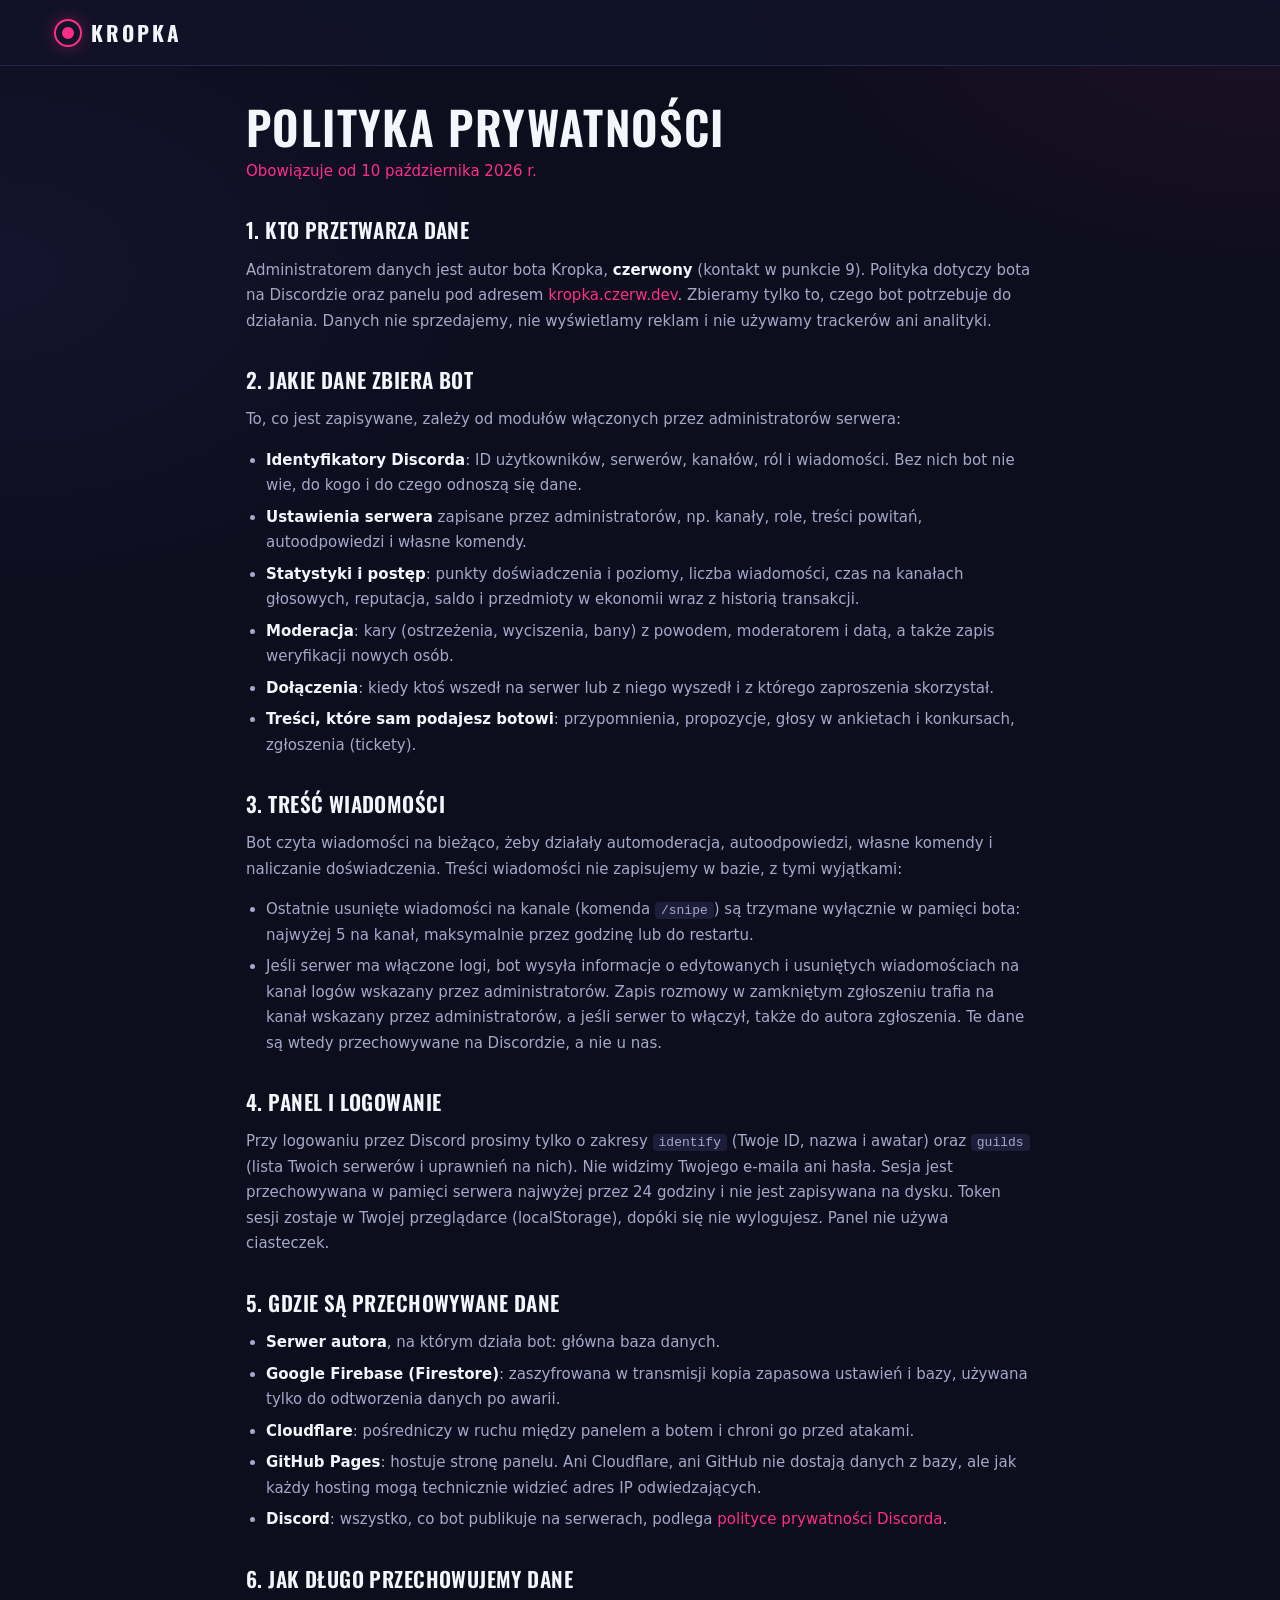
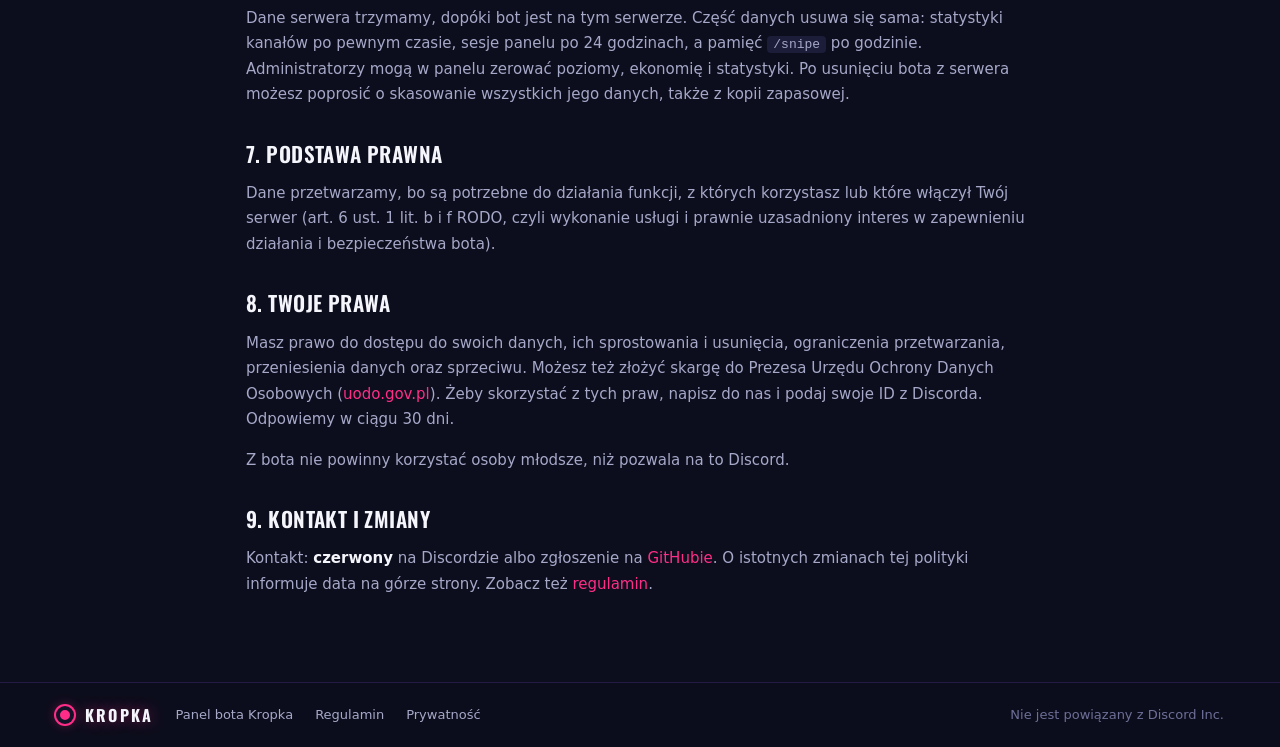
<file: prywatnosc.html>
<!doctype html>
<html lang="pl">
<head>
    <meta charset="utf-8">
    <meta name="viewport" content="width=device-width, initial-scale=1">
    <meta http-equiv="Content-Security-Policy"
          content="default-src 'none'; style-src 'self'; font-src 'self'; img-src 'self' data:; form-action 'none'; base-uri 'none'; object-src 'none'">
    <meta name="referrer" content="no-referrer">
    <meta name="color-scheme" content="dark">
    <title>Polityka prywatności – Kropka</title>
    <link rel="icon" href="data:image/svg+xml,%3Csvg xmlns='http://www.w3.org/2000/svg' viewBox='0 0 16 16'%3E%3Ccircle cx='8' cy='8' r='6.5' fill='none' stroke='%23ff2d87' stroke-width='2'/%3E%3Ccircle cx='8' cy='8' r='2.5' fill='%23ff2d87'/%3E%3C/svg%3E">
    <link rel="stylesheet" href="style.css">
</head>
<body>
    <header class="topbar">
        <a class="logo" href="./"><span class="logo-mark"></span>kropka</a>
    </header>
    <main class="container legal">
        <h1>Polityka prywatności</h1>
        <p class="legal-date">Obowiązuje od 10 października 2026 r.</p>

        <h2>1. Kto przetwarza dane</h2>
        <p>Administratorem danych jest autor bota Kropka, <strong>czerwony</strong> (kontakt w punkcie 9). Polityka dotyczy bota na Discordzie oraz panelu pod adresem <a href="https://kropka.czerw.dev">kropka.czerw.dev</a>. Zbieramy tylko to, czego bot potrzebuje do działania. Danych nie sprzedajemy, nie wyświetlamy reklam i nie używamy trackerów ani analityki.</p>

        <h2>2. Jakie dane zbiera bot</h2>
        <p>To, co jest zapisywane, zależy od modułów włączonych przez administratorów serwera:</p>
        <ul>
            <li><strong>Identyfikatory Discorda</strong>: ID użytkowników, serwerów, kanałów, ról i wiadomości. Bez nich bot nie wie, do kogo i do czego odnoszą się dane.</li>
            <li><strong>Ustawienia serwera</strong> zapisane przez administratorów, np. kanały, role, treści powitań, autoodpowiedzi i własne komendy.</li>
            <li><strong>Statystyki i postęp</strong>: punkty doświadczenia i poziomy, liczba wiadomości, czas na kanałach głosowych, reputacja, saldo i przedmioty w ekonomii wraz z historią transakcji.</li>
            <li><strong>Moderacja</strong>: kary (ostrzeżenia, wyciszenia, bany) z powodem, moderatorem i datą, a także zapis weryfikacji nowych osób.</li>
            <li><strong>Dołączenia</strong>: kiedy ktoś wszedł na serwer lub z niego wyszedł i z którego zaproszenia skorzystał.</li>
            <li><strong>Treści, które sam podajesz botowi</strong>: przypomnienia, propozycje, głosy w ankietach i konkursach, zgłoszenia (tickety).</li>
        </ul>

        <h2>3. Treść wiadomości</h2>
        <p>Bot czyta wiadomości na bieżąco, żeby działały automoderacja, autoodpowiedzi, własne komendy i naliczanie doświadczenia. Treści wiadomości nie zapisujemy w bazie, z tymi wyjątkami:</p>
        <ul>
            <li>Ostatnie usunięte wiadomości na kanale (komenda <code>/snipe</code>) są trzymane wyłącznie w pamięci bota: najwyżej 5 na kanał, maksymalnie przez godzinę lub do restartu.</li>
            <li>Jeśli serwer ma włączone logi, bot wysyła informacje o edytowanych i usuniętych wiadomościach na kanał logów wskazany przez administratorów. Zapis rozmowy w zamkniętym zgłoszeniu trafia na kanał wskazany przez administratorów, a jeśli serwer to włączył, także do autora zgłoszenia. Te dane są wtedy przechowywane na Discordzie, a nie u nas.</li>
        </ul>

        <h2>4. Panel i logowanie</h2>
        <p>Przy logowaniu przez Discord prosimy tylko o zakresy <code>identify</code> (Twoje ID, nazwa i awatar) oraz <code>guilds</code> (lista Twoich serwerów i uprawnień na nich). Nie widzimy Twojego e-maila ani hasła. Sesja jest przechowywana w pamięci serwera najwyżej przez 24 godziny i nie jest zapisywana na dysku. Token sesji zostaje w Twojej przeglądarce (localStorage), dopóki się nie wylogujesz. Panel nie używa ciasteczek.</p>

        <h2>5. Gdzie są przechowywane dane</h2>
        <ul>
            <li><strong>Serwer autora</strong>, na którym działa bot: główna baza danych.</li>
            <li><strong>Google Firebase (Firestore)</strong>: zaszyfrowana w transmisji kopia zapasowa ustawień i bazy, używana tylko do odtworzenia danych po awarii.</li>
            <li><strong>Cloudflare</strong>: pośredniczy w ruchu między panelem a botem i chroni go przed atakami.</li>
            <li><strong>GitHub Pages</strong>: hostuje stronę panelu. Ani Cloudflare, ani GitHub nie dostają danych z bazy, ale jak każdy hosting mogą technicznie widzieć adres IP odwiedzających.</li>
            <li><strong>Discord</strong>: wszystko, co bot publikuje na serwerach, podlega <a href="https://discord.com/privacy" rel="noopener noreferrer">polityce prywatności Discorda</a>.</li>
        </ul>

        <h2>6. Jak długo przechowujemy dane</h2>
        <p>Dane serwera trzymamy, dopóki bot jest na tym serwerze. Część danych usuwa się sama: statystyki kanałów po pewnym czasie, sesje panelu po 24 godzinach, a pamięć <code>/snipe</code> po godzinie. Administratorzy mogą w panelu zerować poziomy, ekonomię i statystyki. Po usunięciu bota z serwera możesz poprosić o skasowanie wszystkich jego danych, także z kopii zapasowej.</p>

        <h2>7. Podstawa prawna</h2>
        <p>Dane przetwarzamy, bo są potrzebne do działania funkcji, z których korzystasz lub które włączył Twój serwer (art. 6 ust. 1 lit. b i f RODO, czyli wykonanie usługi i prawnie uzasadniony interes w zapewnieniu działania i bezpieczeństwa bota).</p>

        <h2>8. Twoje prawa</h2>
        <p>Masz prawo do dostępu do swoich danych, ich sprostowania i usunięcia, ograniczenia przetwarzania, przeniesienia danych oraz sprzeciwu. Możesz też złożyć skargę do Prezesa Urzędu Ochrony Danych Osobowych (<a href="https://uodo.gov.pl" rel="noopener noreferrer">uodo.gov.pl</a>). Żeby skorzystać z tych praw, napisz do nas i podaj swoje ID z Discorda. Odpowiemy w ciągu 30 dni.</p>
        <p>Z bota nie powinny korzystać osoby młodsze, niż pozwala na to Discord.</p>

        <h2>9. Kontakt i zmiany</h2>
        <p>Kontakt: <strong>czerwony</strong> na Discordzie albo zgłoszenie na <a href="https://github.com/czerwonn/kropka-panel/issues" rel="noopener noreferrer">GitHubie</a>. O istotnych zmianach tej polityki informuje data na górze strony. Zobacz też <a href="regulamin.html">regulamin</a>.</p>
    </main>
    <footer class="footer">
        <div class="footer-inner">
            <a class="logo" href="./"><span class="logo-mark"></span>kropka</a>
            <nav class="footer-links">
                <a href="./">Panel bota Kropka</a>
                <a href="regulamin.html">Regulamin</a>
                <a href="prywatnosc.html">Prywatność</a>
            </nav>
            <span class="spacer"></span>
            <span class="footer-note">Nie jest powiązany z Discord Inc.</span>
        </div>
    </footer>
</body>
</html>
</file>
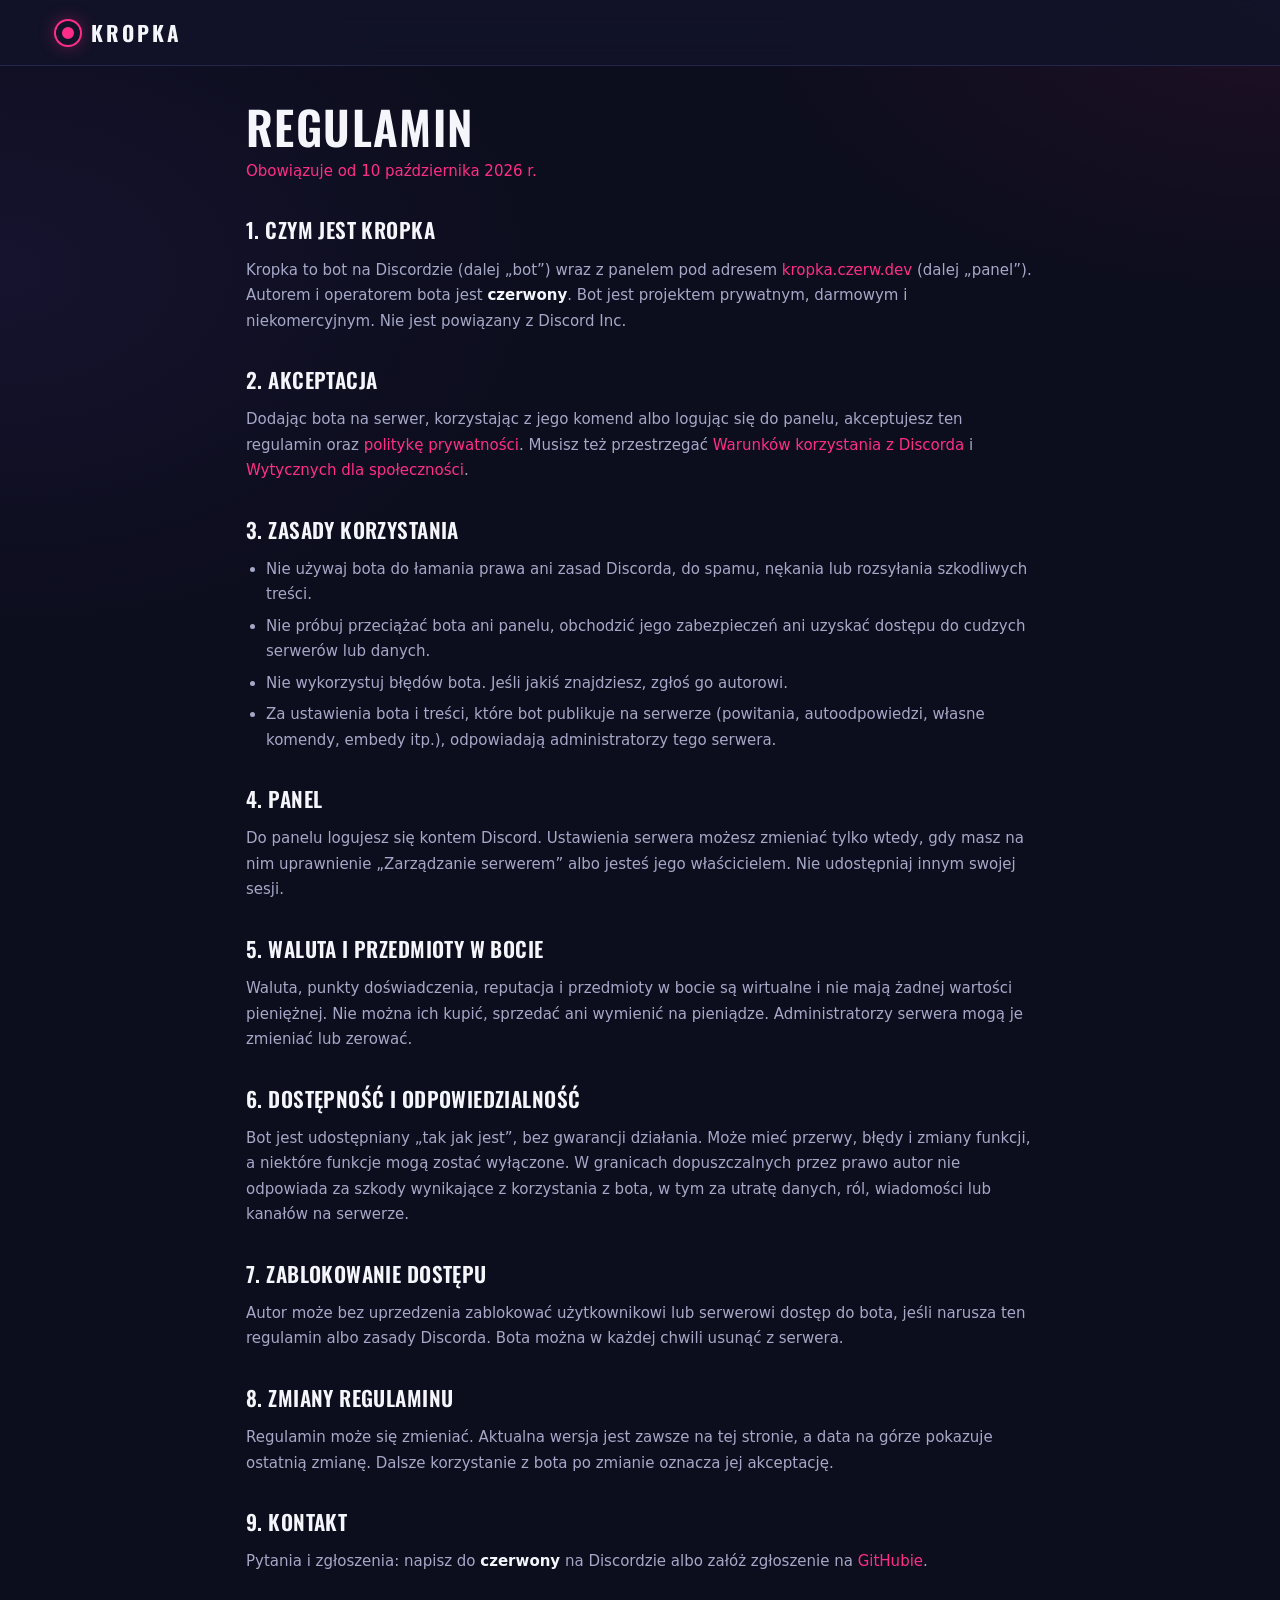
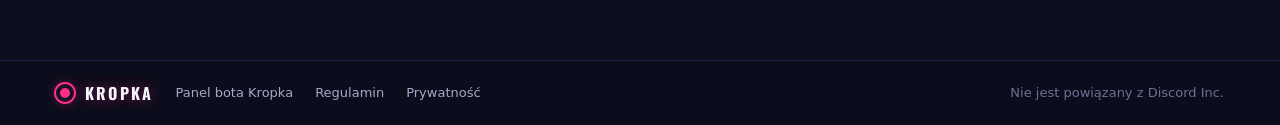
<file: regulamin.html>
<!doctype html>
<html lang="pl">
<head>
    <meta charset="utf-8">
    <meta name="viewport" content="width=device-width, initial-scale=1">
    <meta http-equiv="Content-Security-Policy"
          content="default-src 'none'; style-src 'self'; font-src 'self'; img-src 'self' data:; form-action 'none'; base-uri 'none'; object-src 'none'">
    <meta name="referrer" content="no-referrer">
    <meta name="color-scheme" content="dark">
    <title>Regulamin – Kropka</title>
    <link rel="icon" href="data:image/svg+xml,%3Csvg xmlns='http://www.w3.org/2000/svg' viewBox='0 0 16 16'%3E%3Ccircle cx='8' cy='8' r='6.5' fill='none' stroke='%23ff2d87' stroke-width='2'/%3E%3Ccircle cx='8' cy='8' r='2.5' fill='%23ff2d87'/%3E%3C/svg%3E">
    <link rel="stylesheet" href="style.css">
</head>
<body>
    <header class="topbar">
        <a class="logo" href="./"><span class="logo-mark"></span>kropka</a>
    </header>
    <main class="container legal">
        <h1>Regulamin</h1>
        <p class="legal-date">Obowiązuje od 10 października 2026 r.</p>

        <h2>1. Czym jest Kropka</h2>
        <p>Kropka to bot na Discordzie (dalej „bot”) wraz z panelem pod adresem <a href="https://kropka.czerw.dev">kropka.czerw.dev</a> (dalej „panel”). Autorem i operatorem bota jest <strong>czerwony</strong>. Bot jest projektem prywatnym, darmowym i niekomercyjnym. Nie jest powiązany z Discord Inc.</p>

        <h2>2. Akceptacja</h2>
        <p>Dodając bota na serwer, korzystając z jego komend albo logując się do panelu, akceptujesz ten regulamin oraz <a href="prywatnosc.html">politykę prywatności</a>. Musisz też przestrzegać <a href="https://discord.com/terms" rel="noopener noreferrer">Warunków korzystania z Discorda</a> i <a href="https://discord.com/guidelines" rel="noopener noreferrer">Wytycznych dla społeczności</a>.</p>

        <h2>3. Zasady korzystania</h2>
        <ul>
            <li>Nie używaj bota do łamania prawa ani zasad Discorda, do spamu, nękania lub rozsyłania szkodliwych treści.</li>
            <li>Nie próbuj przeciążać bota ani panelu, obchodzić jego zabezpieczeń ani uzyskać dostępu do cudzych serwerów lub danych.</li>
            <li>Nie wykorzystuj błędów bota. Jeśli jakiś znajdziesz, zgłoś go autorowi.</li>
            <li>Za ustawienia bota i treści, które bot publikuje na serwerze (powitania, autoodpowiedzi, własne komendy, embedy itp.), odpowiadają administratorzy tego serwera.</li>
        </ul>

        <h2>4. Panel</h2>
        <p>Do panelu logujesz się kontem Discord. Ustawienia serwera możesz zmieniać tylko wtedy, gdy masz na nim uprawnienie „Zarządzanie serwerem” albo jesteś jego właścicielem. Nie udostępniaj innym swojej sesji.</p>

        <h2>5. Waluta i przedmioty w bocie</h2>
        <p>Waluta, punkty doświadczenia, reputacja i przedmioty w bocie są wirtualne i nie mają żadnej wartości pieniężnej. Nie można ich kupić, sprzedać ani wymienić na pieniądze. Administratorzy serwera mogą je zmieniać lub zerować.</p>

        <h2>6. Dostępność i odpowiedzialność</h2>
        <p>Bot jest udostępniany „tak jak jest”, bez gwarancji działania. Może mieć przerwy, błędy i zmiany funkcji, a niektóre funkcje mogą zostać wyłączone. W granicach dopuszczalnych przez prawo autor nie odpowiada za szkody wynikające z korzystania z bota, w tym za utratę danych, ról, wiadomości lub kanałów na serwerze.</p>

        <h2>7. Zablokowanie dostępu</h2>
        <p>Autor może bez uprzedzenia zablokować użytkownikowi lub serwerowi dostęp do bota, jeśli narusza ten regulamin albo zasady Discorda. Bota można w każdej chwili usunąć z serwera.</p>

        <h2>8. Zmiany regulaminu</h2>
        <p>Regulamin może się zmieniać. Aktualna wersja jest zawsze na tej stronie, a data na górze pokazuje ostatnią zmianę. Dalsze korzystanie z bota po zmianie oznacza jej akceptację.</p>

        <h2>9. Kontakt</h2>
        <p>Pytania i zgłoszenia: napisz do <strong>czerwony</strong> na Discordzie albo załóż zgłoszenie na <a href="https://github.com/czerwonn/kropka-panel/issues" rel="noopener noreferrer">GitHubie</a>.</p>
    </main>
    <footer class="footer">
        <div class="footer-inner">
            <a class="logo" href="./"><span class="logo-mark"></span>kropka</a>
            <nav class="footer-links">
                <a href="./">Panel bota Kropka</a>
                <a href="regulamin.html">Regulamin</a>
                <a href="prywatnosc.html">Prywatność</a>
            </nav>
            <span class="spacer"></span>
            <span class="footer-note">Nie jest powiązany z Discord Inc.</span>
        </div>
    </footer>
</body>
</html>
</file>
<file: style.css>
/* Oswald (SIL OFL 1.1, fonts/OFL.txt) - trzymany lokalnie, żeby strona nie łączyła się z Google Fonts */
@font-face {
    font-family: "Oswald";
    font-style: normal;
    font-display: swap;
    font-weight: 200 700;
    src: url(fonts/oswald-latin-ext-wght-normal.woff2) format("woff2");
    unicode-range: U+0100-02BA, U+02BD-02C5, U+02C7-02CC, U+02CE-02D7, U+02DD-02FF, U+0304, U+0308, U+0329, U+1D00-1DBF, U+1E00-1E9F, U+1EF2-1EFF, U+2020, U+20A0-20AB, U+20AD-20C0, U+2113, U+2C60-2C7F, U+A720-A7FF;
}
@font-face {
    font-family: "Oswald";
    font-style: normal;
    font-display: swap;
    font-weight: 200 700;
    src: url(fonts/oswald-latin-wght-normal.woff2) format("woff2");
    unicode-range: U+0000-00FF, U+0131, U+0152-0153, U+02BB-02BC, U+02C6, U+02DA, U+02DC, U+0304, U+0308, U+0329, U+2000-206F, U+20AC, U+2122, U+2191, U+2193, U+2212, U+2215, U+FEFF, U+FFFD;
}

:root {
    --bg: #0c0d1d;
    --bg-2: #0f1024;
    --nav: #121329;
    --surface: #15162d;
    --surface-2: #1b1d39;
    --surface-3: #25274a;
    --border: #23254a;
    --border-strong: #353866;
    --text: #f5f5fc;
    --text-2: #a6a8c8;
    --text-3: #6d6f97;
    --pink: #ff2d87;
    --pink-soft: rgba(255, 45, 135, 0.14);
    --pink-glow: rgba(255, 45, 135, 0.45);
    --violet: #8b5cf6;
    --ok: #2ee6a6;
    --danger: #ff4d6d;
    --danger-soft: rgba(255, 77, 109, 0.14);
    --discord: #5865f2;
    --radius: 4px;
    --shadow: 0 18px 50px rgba(0, 0, 0, 0.5);
    --font: ui-sans-serif, system-ui, -apple-system, "Segoe UI", Roboto, "Helvetica Neue", Arial, sans-serif;
    --display: "Oswald", "Arial Narrow", "Roboto Condensed", sans-serif;
    --mono: ui-monospace, "Cascadia Code", "SF Mono", Consolas, monospace;
    color-scheme: dark;
}

* { box-sizing: border-box; }

/* atrybut hidden ma wygrywać z display ustawionym przez klasy */
[hidden] { display: none !important; }

html, body { margin: 0; }

body {
    display: flex;
    flex-direction: column;
    min-height: 100vh;
    background:
        radial-gradient(900px 500px at 100% 0%, rgba(255, 45, 135, 0.08), transparent 60%),
        radial-gradient(900px 600px at 0% 30%, rgba(139, 92, 246, 0.08), transparent 60%),
        var(--bg);
    background-attachment: fixed;
    color: var(--text);
    font: 15px/1.55 var(--font);
    overflow-x: clip;
    -webkit-font-smoothing: antialiased;
}

a { color: var(--pink); text-decoration: none; }
a:hover { text-decoration: underline; }

h1, h2, h3, h4 { margin: 0; line-height: 1.15; font-family: var(--display); font-weight: 600; text-transform: uppercase; letter-spacing: 0.03em; }

::selection { background: var(--pink); color: #fff; }

.container { width: 100%; max-width: 1200px; margin: 0 auto; padding: 34px 16px 70px; flex: 1; }
.landing { width: 100%; flex: 1; }
.wrap { max-width: 1200px; margin: 0 auto; padding: 0 16px; }

/* ---------- typografia ---------- */
.kicker {
    display: inline-block;
    font: 600 12px/1 var(--display);
    letter-spacing: 0.24em;
    text-transform: uppercase;
    color: var(--pink);
}
.section-title { font-size: clamp(26px, 4vw, 34px); font-weight: 700; text-align: center; }
.section-title::after, .title-bar::after {
    content: "";
    display: block;
    width: 46px;
    height: 3px;
    margin: 12px auto 0;
    background: var(--pink);
    box-shadow: 0 0 12px var(--pink-glow);
}
.title-bar::after { margin-left: 0; }
.pink { color: var(--pink); }
.muted { color: var(--text-2); }
.faint { color: var(--text-3); }

/* ---------- górny pasek ---------- */
.topbar {
    position: sticky;
    top: 0;
    z-index: 20;
    display: grid;
    grid-template-columns: 1fr auto 1fr;
    align-items: center;
    gap: 16px;
    height: 66px;
    padding: 0 max(16px, calc((100vw - 1200px) / 2 + 16px));
    background: rgba(18, 19, 41, 0.92);
    backdrop-filter: blur(12px);
    border-bottom: 1px solid var(--border);
}
.logo {
    justify-self: start;
    display: flex;
    align-items: center;
    gap: 11px;
    font: 700 21px/1 var(--display);
    letter-spacing: 0.14em;
    text-transform: uppercase;
    color: var(--text);
}
.logo:hover { text-decoration: none; }
.logo-mark {
    width: 24px;
    height: 24px;
    flex-shrink: 0;
    border-radius: 50%;
    background: var(--pink);
    box-shadow: inset 0 0 0 6px var(--nav), 0 0 0 2px var(--pink), 0 0 18px var(--pink-glow);
}
.nav { justify-self: center; display: flex; gap: 4px; }
.nav a, .nav button {
    position: relative;
    padding: 10px 14px;
    border: 0;
    background: none;
    cursor: pointer;
    font: 500 13px/1 var(--display);
    letter-spacing: 0.18em;
    text-transform: uppercase;
    color: var(--text-2);
}
.nav a:hover, .nav button:hover { color: var(--text); text-decoration: none; }
.nav a.active, .nav button.active { color: var(--pink); }
.nav a.active::after, .nav button.active::after {
    content: "";
    position: absolute;
    left: 14px;
    right: 14px;
    bottom: -13px;
    height: 2px;
    background: var(--pink);
    box-shadow: 0 0 10px var(--pink-glow);
}
.topbar-right { justify-self: end; display: flex; align-items: center; gap: 10px; }
.user-chip, .login-chip {
    display: flex;
    align-items: center;
    gap: 10px;
    padding: 5px 14px 5px 5px;
    background: var(--bg);
    border: 1px solid var(--border);
    border-right: 3px solid var(--pink);
    font: 600 13px/1 var(--display);
    letter-spacing: 0.12em;
    text-transform: uppercase;
    color: var(--text);
}
.user-chip img { width: 30px; height: 30px; border-radius: 3px; }
/* Zaloguj w rogu: pigułka z ikoną Discorda */
.login-chip {
    padding: 9px 18px 9px 14px;
    border: 1px solid rgba(255, 45, 135, 0.55);
    border-radius: 999px;
    background: rgba(255, 45, 135, 0.08);
    box-shadow: 0 0 14px rgba(255, 45, 135, 0.18);
    transition: background 0.2s, box-shadow 0.2s;
}
.login-chip .dc-ico { width: 18px; height: 18px; color: var(--pink); }
.login-chip:hover { text-decoration: none; background: linear-gradient(110deg, var(--violet), var(--pink)); border-color: transparent; box-shadow: 0 0 22px rgba(255, 45, 135, 0.45); }
.login-chip:hover .dc-ico { color: #fff; }
.pill {
    display: inline-flex;
    align-items: center;
    gap: 7px;
    padding: 6px 10px;
    font: 500 12px/1 var(--display);
    letter-spacing: 0.1em;
    color: var(--text-2);
    background: var(--bg);
    border: 1px solid var(--border);
}
.pill .dot { width: 7px; height: 7px; border-radius: 50%; background: var(--ok); box-shadow: 0 0 8px var(--ok); }

/* ---------- przyciski: zaokrąglone, ciemne z neonową obwódką; po najechaniu wypełniają się kolorem ---------- */
.btn {
    --btn-bg: rgba(12, 13, 29, 0.55);
    --btn-fg: var(--text);
    display: inline-flex;
    align-items: center;
    justify-content: center;
    gap: 9px;
    padding: 11px 24px;
    border: 1px solid rgba(255, 45, 135, 0.4);
    border-radius: 10px;
    background: var(--btn-bg);
    color: var(--btn-fg);
    box-shadow: 0 0 10px rgba(255, 45, 135, 0.08);
    font: 600 13px/1.2 var(--display);
    letter-spacing: 0.12em;
    text-transform: uppercase;
    white-space: nowrap;
    text-decoration: none;
    cursor: pointer;
    transition: background 0.2s, border-color 0.2s, box-shadow 0.2s, color 0.2s, transform 0.05s;
}
.btn:hover {
    background: linear-gradient(110deg, rgba(139, 92, 246, 0.85), rgba(255, 45, 135, 0.85));
    border-color: transparent;
    box-shadow: 0 0 22px rgba(255, 45, 135, 0.45);
    color: #fff;
    text-decoration: none;
}
.btn:active { transform: translateY(1px); }
.btn:focus-visible { outline: none; box-shadow: 0 0 0 2px #fff, 0 0 18px rgba(255, 45, 135, 0.5); }
.btn:disabled { opacity: 0.45; cursor: not-allowed; }
.btn:disabled:hover { background: var(--btn-bg); border-color: rgba(255, 45, 135, 0.4); box-shadow: none; color: var(--btn-fg); }
.btn-primary { --btn-bg: linear-gradient(110deg, #8b5cf6, #ff2d87 55%, #ff5fa8); --btn-fg: #fff; border-color: transparent; box-shadow: 0 8px 26px -8px rgba(255, 45, 135, 0.65); }
.btn-primary:hover { background: linear-gradient(110deg, #9d74ff, #ff4796 55%, #ff74b4); box-shadow: 0 10px 32px -6px rgba(255, 45, 135, 0.85); }
.btn-discord { --btn-bg: var(--discord); --btn-fg: #fff; border-color: transparent; }
/* usuwanie: obwódka, a po najechaniu mocne ostrzegawcze światło */
.btn-danger { --btn-bg: rgba(255, 77, 109, 0.06); --btn-fg: var(--danger); border-color: rgba(255, 77, 109, 0.45); box-shadow: none; }
.btn-danger:hover { background: rgba(255, 77, 109, 0.9); color: #fff; border-color: #ff8095; box-shadow: 0 0 0 1px rgba(255, 77, 109, 0.7), 0 0 20px rgba(255, 77, 109, 0.6), 0 0 44px rgba(255, 77, 109, 0.35); }
.btn-danger:disabled:hover { border-color: rgba(255, 77, 109, 0.45); }
.btn-ghost { --btn-bg: transparent; --btn-fg: var(--text-2); border-color: transparent; box-shadow: none; }
.btn-ghost:hover { background: var(--surface-2); border-color: rgba(255, 255, 255, 0.08); box-shadow: none; color: var(--text); }
.btn-ghost:disabled:hover { border-color: transparent; }
/* dodawanie pozycji: przezroczyste z przerywaną neonową ramką */
.btn-add { --btn-fg: var(--pink); border-style: dashed; border-color: rgba(255, 45, 135, 0.6); }
.btn-add:hover { border-style: solid; }
.btn-lg { padding: 15px 34px; font-size: 15px; border-radius: 12px; }
.btn-sm { padding: 8px 16px; font-size: 12px; }
.btn-icon {
    width: 40px;
    height: 40px;
    padding: 0;
    font-size: 15px;
    letter-spacing: 0;
}
.btn.loading { position: relative; color: transparent !important; }
.btn.loading::after {
    content: "";
    position: absolute;
    width: 16px;
    height: 16px;
    border-radius: 50%;
    border: 2px solid rgba(255, 255, 255, 0.35);
    border-top-color: #fff;
    animation: spin 0.7s linear infinite;
}

/* ---------- stany ---------- */
.center-state { display: grid; place-items: center; gap: 14px; min-height: 50vh; text-align: center; color: var(--text-2); }
.spinner { width: 36px; height: 36px; border-radius: 50%; border: 3px solid var(--surface-3); border-top-color: var(--pink); animation: spin 0.8s linear infinite; }
@keyframes spin { to { transform: rotate(360deg); } }
.empty { text-align: center; padding: 34px 16px; color: var(--text-3); }
.empty .big { font-size: 34px; margin-bottom: 6px; }
.error-box {
    max-width: 540px;
    padding: 24px;
    background: var(--surface);
    border: 1px solid var(--border);
    border-left: 4px solid var(--danger);
    border-radius: var(--radius);
    color: var(--text);
    text-align: left;
}
.error-box h3 { margin-bottom: 8px; }
.error-box code { font-family: var(--mono); background: rgba(0, 0, 0, 0.35); padding: 2px 6px; border-radius: 3px; }

/* ---------- strona główna ---------- */
.hero {
    position: relative;
    display: grid;
    place-items: center;
    min-height: max(620px, calc(100svh - 66px));
    padding: 70px 16px 230px;
    overflow: hidden;
    text-align: center;
    background-color: #090a18;
    background-image: var(--hero-img, none);
    background-size: cover;
    background-position: center;
    isolation: isolate;
}
/* Mgławica: kilka rozmytych plam koloru + drobne gwiazdy */
.hero-nebula {
    position: absolute;
    inset: -10%;
    z-index: -4;
    background:
        radial-gradient(38% 30% at 50% 38%, rgba(255, 45, 135, 0.30), transparent 70%),
        radial-gradient(30% 34% at 18% 72%, rgba(139, 92, 246, 0.38), transparent 70%),
        radial-gradient(28% 26% at 84% 22%, rgba(255, 45, 135, 0.24), transparent 70%),
        radial-gradient(26% 30% at 72% 70%, rgba(99, 60, 220, 0.30), transparent 70%),
        radial-gradient(20% 18% at 30% 20%, rgba(70, 120, 255, 0.16), transparent 70%);
    filter: blur(40px);
    animation: nebula-drift 26s ease-in-out infinite alternate;
}
.hero::before {
    content: "";
    position: absolute;
    inset: 0;
    z-index: -4;
    background-image:
        radial-gradient(1px 1px at 12% 18%, rgba(255, 255, 255, 0.7), transparent),
        radial-gradient(1px 1px at 27% 64%, rgba(255, 255, 255, 0.5), transparent),
        radial-gradient(1.5px 1.5px at 41% 12%, rgba(255, 255, 255, 0.6), transparent),
        radial-gradient(1px 1px at 58% 30%, rgba(255, 255, 255, 0.45), transparent),
        radial-gradient(1.5px 1.5px at 69% 9%, rgba(255, 200, 230, 0.7), transparent),
        radial-gradient(1px 1px at 83% 44%, rgba(255, 255, 255, 0.5), transparent),
        radial-gradient(1px 1px at 92% 70%, rgba(255, 255, 255, 0.4), transparent),
        radial-gradient(1.5px 1.5px at 6% 48%, rgba(200, 180, 255, 0.6), transparent),
        radial-gradient(1px 1px at 35% 38%, rgba(255, 255, 255, 0.35), transparent),
        radial-gradient(1px 1px at 76% 58%, rgba(255, 255, 255, 0.35), transparent);
}
/* Skośne smugi światła - miękko rozmyte */
.hero-beams {
    position: absolute;
    inset: -20% -10%;
    z-index: -3;
    background:
        linear-gradient(115deg, transparent 18%, rgba(255, 45, 135, 0.22) 19%, transparent 21%),
        linear-gradient(115deg, transparent 31%, rgba(139, 92, 246, 0.20) 32.5%, transparent 34%),
        linear-gradient(115deg, transparent 66%, rgba(255, 45, 135, 0.16) 67%, transparent 69%),
        linear-gradient(115deg, transparent 79%, rgba(139, 92, 246, 0.18) 80%, transparent 82%);
    filter: blur(6px);
    opacity: 0.9;
}
/* Siatka 3D: podłoga w perspektywie, znika przy horyzoncie */
.hero-grid {
    position: absolute;
    left: -50%;
    right: -50%;
    bottom: 0;
    height: 90%;
    z-index: -2;
    transform: perspective(700px) rotateX(62deg);
    transform-origin: 50% 100%;
    -webkit-mask-image: linear-gradient(to top, #000 30%, rgba(0, 0, 0, 0.6) 65%, transparent 95%);
    mask-image: linear-gradient(to top, #000 30%, rgba(0, 0, 0, 0.6) 65%, transparent 95%);
}
/* linie siatki (z miękką poświatą w samym gradiencie) - jadą przesunięciem, które liczy karta graficzna */
.hero-grid::before {
    content: "";
    position: absolute;
    left: 0;
    right: 0;
    top: -70px;
    bottom: 0;
    background:
        linear-gradient(rgba(255, 45, 135, 0.7) 2px, rgba(255, 45, 135, 0.14) 2px 5px, transparent 5px) 0 0 / 70px 70px,
        linear-gradient(90deg, rgba(255, 45, 135, 0.6) 2px, rgba(255, 45, 135, 0.12) 2px 5px, transparent 5px) 0 0 / 70px 70px;
    animation: grid-run 6s linear infinite;
    will-change: transform;
}
/* łuna nad horyzontem siatki */
.hero-grid::after {
    content: "";
    position: absolute;
    left: 20%;
    right: 20%;
    top: 0;
    height: 2px;
    background: rgba(255, 45, 135, 0.9);
    box-shadow: 0 0 40px 10px rgba(255, 45, 135, 0.35);
}
.hero::after {
    content: "";
    position: absolute;
    left: 0;
    right: 0;
    bottom: 0;
    height: 24%;
    z-index: 1;
    background: linear-gradient(transparent, var(--bg));
    pointer-events: none;
}
.hero-ring {
    position: absolute;
    z-index: -1;
    border-radius: 50%;
    border: 2px solid rgba(255, 45, 135, 0.55);
    box-shadow: 0 0 60px 6px rgba(255, 45, 135, 0.28), inset 0 0 60px rgba(255, 45, 135, 0.2);
}
/* miękka, rozmyta poświata za okręgiem */
.hero-ring::before {
    content: "";
    position: absolute;
    inset: -12%;
    z-index: -1;
    border-radius: 50%;
    background: radial-gradient(closest-side, transparent 70%, rgba(255, 45, 135, 0.35) 86%, transparent);
    filter: blur(28px);
}
.hero-ring.r1 { width: 560px; height: 560px; right: -190px; top: -170px; }
.hero-ring.r2 { width: 260px; height: 260px; left: -80px; top: 46%; border-color: rgba(139, 92, 246, 0.6); box-shadow: 0 0 60px 6px rgba(139, 92, 246, 0.3), inset 0 0 50px rgba(139, 92, 246, 0.22); }
.hero-ring.r2::before { background: radial-gradient(closest-side, transparent 70%, rgba(139, 92, 246, 0.45) 86%, transparent); }
.hero-ring.r3 { width: 12px; height: 12px; left: 22%; top: 22%; background: var(--pink); border: 0; box-shadow: 0 0 24px 4px var(--pink); }
.hero-ring.r3::before { display: none; }
.hero-inner { position: relative; z-index: 2; max-width: 900px; }
.hero-eyebrow {
    font: 300 clamp(14px, 2.2vw, 20px)/1 var(--display);
    letter-spacing: 0.9em;
    margin-right: -0.9em;
    text-transform: uppercase;
    color: rgba(255, 255, 255, 0.85);
}
.hero-title {
    display: flex;
    align-items: center;
    justify-content: center;
    gap: 0.14em;
    margin: 18px 0 8px;
    font: 700 clamp(64px, 14vw, 170px)/0.95 var(--display);
    letter-spacing: 0.04em;
    text-transform: uppercase;
    color: #fff;
}
/* warstwowy cień 3D + neonowa poświata */
.hero-word {
    display: inline-block;
    transform: skewX(-12deg) scaleX(1.12);
    color: #fff6fb;
    text-shadow:
        0 0 6px rgba(255, 255, 255, 0.55),
        1px 1px 0 #ff4f9b,
        2px 2px 0 #e62a7a,
        3px 3px 0 #cc2470,
        4px 4px 0 #b11f63,
        5px 5px 0 #961a55,
        6px 6px 0 #7b1547,
        7px 7px 0 #601039,
        12px 14px 22px rgba(0, 0, 0, 0.65),
        0 0 28px rgba(255, 45, 135, 0.85),
        0 0 70px rgba(255, 45, 135, 0.55),
        0 0 140px rgba(255, 45, 135, 0.35);
}
/* kropka z logo - pulsuje */
.hero-dot {
    align-self: flex-end;
    width: 0.3em;
    height: 0.3em;
    margin-bottom: 0.06em;
    flex-shrink: 0;
    border-radius: 50%;
    background: var(--pink);
    position: relative;
    box-shadow: inset 0 0 0 0.1em #090a18, 0 0 0 0.04em var(--pink), 0 0 0.25em var(--pink-glow);
}
.hero-dot::after {
    content: "";
    position: absolute;
    inset: -0.12em;
    z-index: -1;
    border-radius: 50%;
    background: radial-gradient(closest-side, rgba(255, 45, 135, 0.55), rgba(255, 45, 135, 0.18) 60%, transparent);
    animation: dot-pulse 2.4s ease-in-out infinite;
    will-change: transform, opacity;
}
.hero p { font-size: 17px; color: var(--text-2); max-width: 560px; margin: 26px auto 34px; }
.hero-actions { display: flex; gap: 14px; justify-content: center; flex-wrap: wrap; }

/* Główne CTA: gradient fiolet -> róż, przesuwa się przy najechaniu */
.btn-gradient {
    --btn-fg: #fff;
    clip-path: none;
    border-radius: 12px;
    background: linear-gradient(110deg, var(--violet), var(--pink) 55%, #ff5fa8) 0 0 / 200% 100%;
    box-shadow: 0 10px 34px -8px rgba(255, 45, 135, 0.65), inset 0 1px 0 rgba(255, 255, 255, 0.25);
    transition: background-position 0.4s, box-shadow 0.25s, transform 0.15s;
}
.btn-gradient:hover { filter: none; background-position: 100% 0; box-shadow: 0 14px 44px -6px rgba(255, 45, 135, 0.85), inset 0 1px 0 rgba(255, 255, 255, 0.3); transform: translateY(-1px); }
/* Poboczne CTA: szkło z neonową obwódką */
.btn-glass {
    --btn-fg: var(--text);
    clip-path: none;
    border-radius: 12px;
    background: rgba(255, 255, 255, 0.04);
    border: 1px solid rgba(255, 45, 135, 0.5);
    box-shadow: 0 0 14px rgba(255, 45, 135, 0.18), inset 0 0 14px rgba(255, 45, 135, 0.08);
    -webkit-backdrop-filter: blur(8px);
    backdrop-filter: blur(8px);
    transition: border-color 0.2s, box-shadow 0.2s, background 0.2s;
}
.btn-glass:hover { filter: none; background: rgba(255, 45, 135, 0.08); border-color: var(--pink); box-shadow: 0 0 22px rgba(255, 45, 135, 0.35), inset 0 0 14px rgba(255, 45, 135, 0.12); }
.dc-ico { width: 1.35em; height: 1.35em; flex-shrink: 0; }

/* Makiety panelu wystające zza krawędzi */
.hero-teaser {
    position: absolute;
    left: 50%;
    bottom: -70px;
    z-index: 0;
    width: min(1040px, calc(100% - 32px));
    display: grid;
    grid-template-columns: 1fr 1.35fr 1fr;
    align-items: end;
    gap: 22px;
    padding-top: 40px;
    transform: translateX(-50%) perspective(1200px) rotateX(14deg);
    transform-origin: 50% 100%;
    cursor: pointer;
}
.mock-card {
    padding: 16px 18px 26px;
    text-align: left;
    background: linear-gradient(180deg, rgba(27, 29, 57, 0.92), rgba(18, 19, 41, 0.92));
    border: 1px solid rgba(255, 45, 135, 0.28);
    border-radius: 14px;
    box-shadow: 0 0 45px rgba(255, 45, 135, 0.22), 0 18px 40px rgba(0, 0, 0, 0.55);
    -webkit-backdrop-filter: blur(10px);
    backdrop-filter: blur(10px);
    transition: transform 0.3s;
}
.mock-card.main { height: 250px; }
.mock-card.side { height: 200px; }
.mock-card.left { transform: translateY(10px) rotate(-3deg); }
.mock-card.right { transform: translateY(10px) rotate(3deg); }
.hero-teaser:hover .mock-card { transform: translateY(-8px); }
.mock-head { display: flex; align-items: center; gap: 8px; margin-bottom: 14px; font: 600 12px/1 var(--display); letter-spacing: 0.18em; text-transform: uppercase; color: var(--text); }
.mock-dot { width: 10px; height: 10px; border-radius: 50%; background: var(--pink); box-shadow: inset 0 0 0 2.5px #1b1d39, 0 0 0 1px var(--pink), 0 0 10px var(--pink-glow); }
.mock-row { display: flex; align-items: center; justify-content: space-between; padding: 7px 0; border-top: 1px solid var(--border); font-size: 13px; color: var(--text-2); }
.mock-switch { position: relative; width: 30px; height: 16px; border-radius: 99px; background: var(--surface-3); }
.mock-switch::after { content: ""; position: absolute; top: 3px; left: 3px; width: 10px; height: 10px; border-radius: 50%; background: var(--text-3); }
.mock-switch.on { background: var(--pink); box-shadow: 0 0 10px var(--pink-glow); }
.mock-switch.on::after { left: 17px; background: #fff; }
.mock-stats { display: grid; grid-template-columns: repeat(3, 1fr); gap: 10px; margin-bottom: 16px; }
.mock-stats div { padding: 10px; border-radius: 10px; background: rgba(255, 255, 255, 0.04); border: 1px solid var(--border); }
.mock-stats b { display: block; font: 600 20px/1.1 var(--display); color: #fff; }
.mock-stats span { font-size: 11px; color: var(--text-3); text-transform: uppercase; letter-spacing: 0.1em; }
.mock-bars { display: flex; align-items: flex-end; gap: 8px; height: 90px; }
.mock-bars span { flex: 1; height: var(--v); border-radius: 6px 6px 2px 2px; background: linear-gradient(var(--pink), rgba(139, 92, 246, 0.6)); box-shadow: 0 0 12px rgba(255, 45, 135, 0.35); }
.mock-level { display: flex; align-items: center; gap: 12px; margin-bottom: 16px; }
.mock-level b { font: 600 15px/1 var(--display); letter-spacing: 0.06em; color: #fff; }
.mock-avatar { width: 40px; height: 40px; flex-shrink: 0; border-radius: 50%; background: linear-gradient(135deg, var(--violet), var(--pink)); box-shadow: 0 0 14px var(--pink-glow); }
.mock-progress { width: 130px; height: 7px; margin-top: 8px; border-radius: 99px; background: var(--surface-3); overflow: hidden; }
.mock-progress span { display: block; width: 68%; height: 100%; background: linear-gradient(90deg, var(--violet), var(--pink)); }
.mock-line { height: 9px; margin: 10px 0; border-radius: 99px; background: var(--surface-3); }
.mock-line.short { width: 60%; }

@keyframes dot-pulse {
    0%, 100% { transform: scale(0.9); opacity: 0.35; }
    50% { transform: scale(1.45); opacity: 1; }
}
@keyframes grid-run { to { transform: translateY(70px); } }
@keyframes nebula-drift { to { transform: translate3d(2%, -2%, 0) scale(1.06); } }

.landing-section { padding: 70px 0 10px; }
.offer { display: grid; grid-template-columns: 1.1fr 0.9fr; gap: 30px; align-items: center; }
.offer-card {
    position: relative;
    padding: 34px;
    background: var(--surface);
    border: 1px solid var(--border);
    border-radius: var(--radius);
}
.offer-card::before { content: ""; position: absolute; top: -1px; left: 34px; width: 46px; height: 3px; background: var(--pink); }
.offer-card h2 { font-size: clamp(28px, 4vw, 40px); font-weight: 700; margin: 12px 0 14px; line-height: 1.05; }
.offer-card p { color: var(--text-2); margin: 0 0 18px; }
.checklist { list-style: none; margin: 0; padding: 0; display: grid; gap: 10px; }
.checklist li { display: flex; gap: 10px; align-items: baseline; color: var(--text); }
.checklist li::before { content: "◆"; color: var(--pink); font-size: 11px; }
.offer-art { display: grid; place-items: center; min-height: 300px; position: relative; }
/* duża wersja .logo-mark (te same proporcje) */
.offer-dot {
    width: 150px;
    height: 150px;
    border-radius: 50%;
    background: var(--pink);
    box-shadow: inset 0 0 0 37px var(--nav), 0 0 0 12px var(--pink), 0 0 80px var(--pink-glow);
}
.offer-art::before {
    content: "";
    position: absolute;
    width: 300px;
    height: 300px;
    border-radius: 50%;
    border: 1px dashed rgba(255, 45, 135, 0.45);
    animation: spin 40s linear infinite;
}
.features { display: grid; grid-template-columns: repeat(auto-fill, minmax(210px, 1fr)); gap: 16px; margin-top: 34px; }
.feature {
    position: relative;
    padding: 26px 22px;
    background: var(--surface);
    border: 1px solid var(--border);
    border-radius: var(--radius);
    transition: border-color 0.15s, transform 0.15s;
}
.feature:hover { border-color: var(--pink); transform: translateY(-3px); }
.feature-ico {
    width: 56px;
    height: 56px;
    display: grid;
    place-items: center;
    font-size: 26px;
    background: var(--pink-soft);
    border: 1px solid rgba(255, 45, 135, 0.4);
    clip-path: polygon(10px 0, 100% 0, 100% calc(100% - 10px), calc(100% - 10px) 100%, 0 100%, 0 10px);
}
.feature h3 { margin: 16px 0 6px; font-size: 18px; }
.feature p { margin: 0; color: var(--text-2); font-size: 14px; }
.cta-band {
    display: flex;
    align-items: center;
    gap: 22px;
    flex-wrap: wrap;
    margin: 60px 0 20px;
    padding: 26px 30px;
    background:
        repeating-linear-gradient(115deg, transparent 0 22px, rgba(255, 255, 255, 0.02) 22px 24px),
        linear-gradient(90deg, rgba(255, 45, 135, 0.18), var(--surface) 55%);
    border: 1px solid var(--border);
    border-left: 4px solid var(--pink);
    border-radius: var(--radius);
}
.cta-band .ico { font-size: 34px; }
.cta-band h3 { font-size: 22px; }
.cta-band p { margin: 2px 0 0; color: var(--text-2); }
.cta-band .spacer { flex: 1; }

/* ---------- nagłówki stron ---------- */
.page-head { display: flex; align-items: flex-end; gap: 16px; margin-bottom: 26px; flex-wrap: wrap; }
.page-head .spacer { flex: 1; }
.page-hero { text-align: center; margin: 10px 0 36px; }
.page-hero .kicker { margin-bottom: 12px; }
.page-hero p { margin: 16px auto 0; color: var(--text-2); max-width: 560px; }
.page-hero .row { justify-content: center; margin-top: 18px; }
.content-head .kicker { margin-bottom: 8px; }
.content-head h2 { font-size: 28px; font-weight: 700; }
.content-head p { margin: 10px 0 0; color: var(--text-2); }

/* ---------- lista serwerów ---------- */
.guild-grid { display: grid; grid-template-columns: repeat(auto-fill, minmax(240px, 1fr)); gap: 18px; }
.guild-card {
    display: flex;
    flex-direction: column;
    background: var(--surface);
    border: 1px solid var(--border);
    border-radius: var(--radius);
    overflow: hidden;
    transition: border-color 0.15s, transform 0.15s;
}
.guild-card:hover { border-color: var(--pink); transform: translateY(-3px); }
.guild-card-art {
    position: relative;
    display: grid;
    place-items: center;
    height: 150px;
    overflow: hidden;
    background: radial-gradient(circle at 50% 130%, rgba(255, 45, 135, 0.25), transparent 65%), var(--bg-2);
    border-bottom: 1px solid var(--border);
}
.guild-card.inactive .guild-card-art { background: var(--bg-2); }
.guild-card-art .blur {
    position: absolute;
    inset: -20px;
    width: calc(100% + 40px);
    height: calc(100% + 40px);
    object-fit: cover;
    filter: blur(24px) saturate(1.3);
    opacity: 0.35;
}
.guild-card-art .gicon { position: relative; box-shadow: 0 10px 30px rgba(0, 0, 0, 0.5); }
.guild-card.inactive .gicon { filter: grayscale(0.7); opacity: 0.75; }
.ribbon {
    position: absolute;
    top: 0;
    right: 0;
    padding: 7px 12px 7px 20px;
    background: var(--bg);
    clip-path: polygon(12px 0, 100% 0, 100% 100%, 0 100%);
    font: 600 11px/1 var(--display);
    letter-spacing: 0.14em;
    text-transform: uppercase;
    color: var(--pink);
}
.ribbon.off { color: var(--text-3); }
.guild-card-body { display: flex; flex-direction: column; gap: 4px; padding: 16px 16px 18px; flex: 1; }
.guild-card .name {
    font: 600 17px/1.2 var(--display);
    letter-spacing: 0.06em;
    text-transform: uppercase;
    overflow: hidden;
    text-overflow: ellipsis;
    white-space: nowrap;
}
.guild-card .sub { color: var(--text-3); font-size: 13px; margin-bottom: 12px; }
.guild-card .btn { margin-top: auto; align-self: flex-start; }
.gicon { border-radius: 22%; object-fit: cover; flex-shrink: 0; background: var(--surface-3); }
.gicon.fallback { display: grid; place-items: center; font-family: var(--display); font-weight: 600; letter-spacing: 0.05em; color: var(--text-2); }
.gicon.lg { width: 78px; height: 78px; font-size: 24px; }
.gicon.md { width: 48px; height: 48px; font-size: 16px; }
.gicon.sm { width: 34px; height: 34px; font-size: 12px; }

/* ---------- strona serwera ---------- */
.guild-layout { display: grid; grid-template-columns: 250px minmax(0, 1fr); gap: 26px; align-items: start; }
.sidebar {
    position: sticky;
    top: 90px;
    display: flex;
    flex-direction: column;
    gap: 2px;
    padding: 10px;
    background: var(--surface);
    border: 1px solid var(--border);
    border-radius: var(--radius);
}
.sidebar-head { display: flex; align-items: center; gap: 11px; padding: 8px 8px 16px; margin-bottom: 6px; border-bottom: 1px solid var(--border); }
.sidebar-head .name { font: 600 15px/1.2 var(--display); letter-spacing: 0.06em; text-transform: uppercase; overflow: hidden; text-overflow: ellipsis; white-space: nowrap; }
.sidebar a {
    display: flex;
    align-items: center;
    gap: 11px;
    padding: 11px 12px;
    color: var(--text-2);
    font: 500 14px/1 var(--display);
    letter-spacing: 0.1em;
    text-transform: uppercase;
}
.sidebar a:hover { background: var(--surface-2); color: var(--text); text-decoration: none; }
.sidebar a.active { background: var(--pink-soft); color: #fff; box-shadow: inset 3px 0 0 var(--pink); }
.sidebar .sep { height: 1px; background: var(--border); margin: 8px 4px; }
.content { min-width: 0; display: flex; flex-direction: column; gap: 18px; }

/* ---------- karty i formularze ---------- */
.card {
    position: relative;
    padding: 22px;
    background: linear-gradient(180deg, var(--surface-2), var(--surface));
    border: 1px solid var(--border);
    border-radius: var(--radius);
}
.card::before { content: ""; position: absolute; top: -1px; left: 22px; width: 40px; height: 3px; background: var(--pink); }
.card.empty::before { display: none; }
.card-head { display: flex; align-items: center; gap: 14px; margin-bottom: 20px; }
.card-head .ico {
    width: 44px;
    height: 44px;
    flex-shrink: 0;
    display: grid;
    place-items: center;
    font-size: 20px;
    background: var(--pink-soft);
    clip-path: polygon(8px 0, 100% 0, 100% calc(100% - 8px), calc(100% - 8px) 100%, 0 100%, 0 8px);
}
.card-head h3 { font-size: 17px; letter-spacing: 0.06em; }
.card-head p { margin: 3px 0 0; color: var(--text-2); font-size: 13px; }
.stack { display: flex; flex-direction: column; gap: 16px; }
.grid-2 { display: grid; grid-template-columns: 1fr 1fr; gap: 16px; }
.grid-3 { display: grid; grid-template-columns: repeat(3, 1fr); gap: 16px; }
.row { display: flex; gap: 10px; align-items: center; flex-wrap: wrap; }
.row.end { justify-content: flex-end; }

.field { display: flex; flex-direction: column; gap: 7px; min-width: 0; }
.field-label { font: 500 12px/1 var(--display); letter-spacing: 0.14em; text-transform: uppercase; color: var(--text-2); }
.field-hint { font-size: 12px; color: var(--text-3); }
.input {
    width: 100%;
    padding: 11px 13px;
    border-radius: 2px;
    background-color: var(--bg-2);
    border: 1px solid var(--border);
    color: var(--text);
    font: 14px var(--font);
    outline: none;
    transition: border-color 0.15s, box-shadow 0.15s;
}
textarea.input { resize: vertical; min-height: 96px; line-height: 1.45; }
.input:focus { border-color: var(--pink); box-shadow: 0 0 0 3px var(--pink-soft); }
select.input {
    appearance: none;
    cursor: pointer;
    padding-right: 38px;
    background-image: url("data:image/svg+xml,%3Csvg xmlns='http://www.w3.org/2000/svg' width='12' height='8' viewBox='0 0 12 8'%3E%3Cpath d='M1 1l5 5 5-5' fill='none' stroke='%23ff2d87' stroke-width='2'/%3E%3C/svg%3E");
    background-repeat: no-repeat;
    background-position: right 14px center;
}
select.input option, select.input optgroup { background: var(--surface); color: var(--text); }
.color-input { display: flex; gap: 8px; }
.color-input input[type=color] { width: 46px; height: 43px; padding: 3px; border-radius: 2px; border: 1px solid var(--border); background: var(--bg-2); cursor: pointer; flex-shrink: 0; }
.color-input .input { font-family: var(--mono); text-transform: uppercase; }
.counter { font-size: 12px; color: var(--text-3); text-align: right; }
.counter.over { color: var(--danger); }
input[type=range] { width: 100%; accent-color: var(--pink); }

/* ---------- przegląd ---------- */
.stats { display: grid; grid-template-columns: repeat(auto-fill, minmax(170px, 1fr)); gap: 14px; }
.stat {
    position: relative;
    padding: 18px 20px;
    background: var(--surface);
    border: 1px solid var(--border);
    border-bottom: 2px solid var(--pink);
    border-radius: var(--radius);
}
.stat::after { content: ""; position: absolute; top: 16px; right: 16px; width: 7px; height: 7px; background: var(--pink); transform: rotate(45deg); }
.stat .label { font: 500 12px/1 var(--display); letter-spacing: 0.14em; text-transform: uppercase; color: var(--text-3); }
.stat .value { font: 600 34px/1.1 var(--display); margin-top: 10px; letter-spacing: 0.02em; }
.stat .value.small { font-size: 20px; text-transform: uppercase; letter-spacing: 0.08em; padding-top: 8px; }
.quick { display: grid; grid-template-columns: repeat(auto-fill, minmax(230px, 1fr)); gap: 14px; }
.quick a {
    display: flex;
    gap: 14px;
    align-items: center;
    padding: 16px;
    background: var(--surface);
    border: 1px solid var(--border);
    border-radius: var(--radius);
    color: var(--text);
    transition: border-color 0.15s, transform 0.15s;
}
.quick a:hover { border-color: var(--pink); transform: translateY(-2px); text-decoration: none; }
.quick .ico { font-size: 22px; }
.quick b { display: block; font: 600 15px/1.2 var(--display); letter-spacing: 0.08em; text-transform: uppercase; }
.quick span { font-size: 13px; color: var(--text-2); }
.kv { display: grid; grid-template-columns: max-content 1fr; gap: 10px 22px; font-size: 14px; margin: 0; }
.kv dt { font: 500 12px/1.6 var(--display); letter-spacing: 0.12em; text-transform: uppercase; color: var(--text-3); }
.kv dd { margin: 0; min-width: 0; overflow-wrap: anywhere; }

/* ---------- pasek zapisu ---------- */
.save-bar {
    position: fixed;
    left: 50%;
    bottom: 20px;
    z-index: 30;
    transform: translate(-50%, 160%);
    transition: transform 0.25s cubic-bezier(0.2, 0.9, 0.3, 1.2);
    display: flex;
    align-items: center;
    gap: 14px;
    width: min(700px, calc(100vw - 32px));
    padding: 12px 12px 12px 20px;
    background: var(--nav);
    border: 1px solid var(--border-strong);
    border-left: 4px solid var(--pink);
    border-radius: var(--radius);
    box-shadow: var(--shadow);
}
.save-bar.show { transform: translate(-50%, 0); }
.save-bar span { flex: 1; font: 600 14px/1.2 var(--display); letter-spacing: 0.1em; text-transform: uppercase; }

/* ---------- podgląd wiadomości Discorda ---------- */
.preview { background: #313338; border-radius: var(--radius); padding: 18px; border: 1px solid var(--border); }
.preview-label { margin-bottom: 12px; }
.dc-msg { display: flex; gap: 14px; font-family: var(--font); }
.dc-msg img.av { width: 40px; height: 40px; border-radius: 50%; flex-shrink: 0; }
.dc-body { min-width: 0; flex: 1; }
.dc-author { display: flex; align-items: center; gap: 6px; font-weight: 600; color: #f2f3f5; }
.dc-tag { background: var(--discord); color: #fff; font-size: 10px; font-weight: 700; padding: 1px 5px; border-radius: 4px; }
.dc-time { font-size: 12px; color: #949ba4; font-weight: 400; }
.dc-text { color: #dbdee1; white-space: pre-wrap; overflow-wrap: anywhere; margin-top: 2px; }
.dc-embed { margin-top: 6px; max-width: 520px; background: #2b2d31; border-radius: 4px; border-left: 4px solid var(--embed-color, #57f287); padding: 10px 16px 14px; }
.dc-embed-title { font-weight: 700; color: #f2f3f5; margin-bottom: 6px; overflow-wrap: anywhere; }
.dc-embed-desc { color: #dbdee1; font-size: 14px; white-space: pre-wrap; overflow-wrap: anywhere; }
.dc-embed-footer { color: #b5bac1; font-size: 12px; margin-top: 10px; overflow-wrap: anywhere; }
.dc-button { margin-top: 8px; display: inline-block; background: var(--discord); color: #fff; font-weight: 500; font-size: 14px; padding: 6px 16px; border-radius: 4px; }

/* ---------- muzyka ---------- */
.player { display: grid; grid-template-columns: auto 1fr; gap: 22px; align-items: center; }
.disc {
    width: 96px;
    height: 96px;
    border-radius: 50%;
    display: grid;
    place-items: center;
    background:
        repeating-radial-gradient(circle, transparent 0 3px, rgba(255, 255, 255, 0.05) 3px 4px),
        conic-gradient(from 0deg, var(--pink), var(--violet), #22d3ee, var(--pink));
    box-shadow: 0 0 0 3px var(--bg), 0 0 0 5px var(--pink), 0 0 40px var(--pink-glow);
    animation: spin 6s linear infinite;
}
.disc::after { content: ""; width: 24px; height: 24px; border-radius: 50%; background: var(--bg); box-shadow: 0 0 0 3px rgba(255, 255, 255, 0.2); }
.disc.paused { animation-play-state: paused; opacity: 0.6; }
.now-label { font: 500 12px/1 var(--display); letter-spacing: 0.16em; text-transform: uppercase; color: var(--pink); }
.now-title { font-size: 19px; font-weight: 700; overflow-wrap: anywhere; margin-top: 6px; }
.now-title a { color: var(--text); }
.now-meta { color: var(--text-2); font-size: 13px; margin-top: 2px; }
.progress { height: 5px; background: var(--surface-3); overflow: hidden; margin: 14px 0 6px; }
.progress > div { height: 100%; background: linear-gradient(90deg, var(--violet), var(--pink)); box-shadow: 0 0 12px var(--pink-glow); transition: width 1s linear; }
.times { display: flex; justify-content: space-between; font-size: 12px; color: var(--text-3); font-family: var(--mono); }
.controls { display: flex; gap: 8px; align-items: center; flex-wrap: wrap; margin-top: 16px; }
.segmented { display: inline-flex; background: var(--bg-2); border: 1px solid var(--border); padding: 3px; }
.segmented button {
    border: 0;
    background: transparent;
    color: var(--text-2);
    font: 500 12px/1 var(--display);
    letter-spacing: 0.1em;
    text-transform: uppercase;
    padding: 9px 12px;
    cursor: pointer;
}
.segmented button.active { background: var(--pink-soft); color: #fff; box-shadow: inset 0 -2px 0 var(--pink); }
.volume { display: flex; align-items: center; gap: 10px; min-width: 180px; flex: 1; }
.volume span { font-family: var(--mono); font-size: 13px; color: var(--text-2); width: 42px; text-align: right; }
.queue-list { list-style: none; margin: 0; padding: 0; display: flex; flex-direction: column; }
.queue-list li { display: grid; grid-template-columns: 34px 1fr auto auto; gap: 12px; align-items: center; padding: 11px 6px; border-bottom: 1px solid var(--border); }
.queue-list li:last-child { border-bottom: 0; }
.queue-list li:hover { background: rgba(255, 255, 255, 0.02); }
.queue-list .idx { font: 600 15px/1 var(--display); color: var(--pink); text-align: right; }
.queue-list .t { min-width: 0; }
.queue-list .t > :first-child { color: var(--text); font-weight: 600; display: block; overflow: hidden; text-overflow: ellipsis; white-space: nowrap; }
.queue-list .t small { color: var(--text-3); display: block; }
.queue-list .d { font-family: var(--mono); color: var(--text-2); font-size: 13px; }

/* ---------- edytory list (statusy / eventy) ---------- */
.list-editor { display: flex; flex-direction: column; gap: 8px; }
.list-row { display: flex; gap: 8px; align-items: center; }
.list-row .num { width: 26px; text-align: right; font: 600 15px/1 var(--display); color: var(--pink); flex-shrink: 0; }
.events-table { display: flex; flex-direction: column; gap: 8px; }
.event-row { display: grid; grid-template-columns: 1.3fr 150px 1fr 1.3fr 120px 40px; gap: 8px; align-items: center; }
.event-row.past { opacity: 0.45; }
.event-head { font: 500 12px/1 var(--display); letter-spacing: 0.14em; text-transform: uppercase; color: var(--text-3); }

/* ---------- stopka ---------- */
.footer { margin-top: auto; background: var(--nav); border-top: 1px solid var(--border); }
.footer-inner { max-width: 1200px; margin: 0 auto; padding: 22px 16px; display: flex; align-items: center; gap: 22px; flex-wrap: wrap; color: var(--text-3); font-size: 13px; }
.footer .logo { font-size: 16px; }
.footer .logo-mark { width: 18px; height: 18px; box-shadow: inset 0 0 0 4px var(--nav), 0 0 0 2px var(--pink); }
.footer .spacer { flex: 1; }

/* ---------- powiadomienia ---------- */
.toasts { position: fixed; top: 80px; right: 16px; z-index: 50; display: flex; flex-direction: column; gap: 8px; max-width: min(380px, calc(100vw - 32px)); }
.toast {
    padding: 13px 16px;
    background: var(--nav);
    border: 1px solid var(--border-strong);
    border-left: 4px solid var(--ok);
    border-radius: var(--radius);
    box-shadow: var(--shadow);
    font-weight: 600;
    font-size: 14px;
    animation: toast-in 0.25s ease-out;
}
.toast.error { border-left-color: var(--danger); }
.toast.out { opacity: 0; transform: translateX(20px); transition: all 0.3s; }
@keyframes toast-in { from { opacity: 0; transform: translateY(-8px); } }

/* ---------- telefony ---------- */
@media (max-width: 900px) {
    .offer { grid-template-columns: 1fr; }
    .offer-art { min-height: 240px; order: -1; }
}
@media (max-width: 860px) {
    .guild-layout { grid-template-columns: minmax(0, 1fr); }
    .sidebar { position: static; flex-direction: row; overflow-x: auto; gap: 4px; scrollbar-width: none; }
    .sidebar-head, .sidebar .sep { display: none; }
    .sidebar a { white-space: nowrap; }
    .event-row { grid-template-columns: 1fr 1fr; }
    .event-row .btn-icon { justify-self: end; }
    .event-head { display: none; }
}
@media (max-width: 760px) {
    .topbar { grid-template-columns: auto 1fr auto; gap: 8px; }
    .nav { justify-self: start; }
    .nav a, .nav button { padding: 10px 8px; letter-spacing: 0.1em; }
    .nav a.active::after, .nav button.active::after { left: 8px; right: 8px; }
    .user-chip span, .pill.ping { display: none; }
    .user-chip { padding-right: 5px; }
    .logo { font-size: 0; gap: 0; }
    .grid-2, .grid-3 { grid-template-columns: 1fr; }
    .player { grid-template-columns: 1fr; justify-items: start; }
    .disc { width: 68px; height: 68px; }
    .queue-list li { grid-template-columns: 26px 1fr auto; }
    .queue-list .d { display: none; }
    .hero { padding: 50px 16px 200px; }
    .hero-teaser { grid-template-columns: 1fr; width: min(420px, calc(100% - 32px)); bottom: -120px; }
    .mock-card.side { display: none; }
    .hero-ring.r1 { width: 340px; height: 340px; right: -170px; top: -120px; }
    .hero-ring.r2 { width: 180px; height: 180px; left: -110px; }
    .login-chip { padding: 8px 12px; }
    .cta-band { padding: 22px; }
}
@media (prefers-reduced-motion: reduce) {
    *, *::before, *::after { animation-duration: 0.01ms !important; animation-iteration-count: 1 !important; transition-duration: 0.01ms !important; }
}

/* ================= system modułów ================= */

/* przełącznik */
.switch-row { display: inline-flex; align-items: center; gap: 10px; cursor: pointer; font: 500 13px/1 var(--display); letter-spacing: 0.1em; text-transform: uppercase; color: var(--text-2); }
.switch { position: relative; width: 46px; height: 24px; flex-shrink: 0; }
.switch input { position: absolute; opacity: 0; width: 100%; height: 100%; margin: 0; cursor: pointer; z-index: 1; }
.switch .slider { position: absolute; inset: 0; background: var(--surface-3); border: 1px solid var(--border-strong); transition: background 0.15s; clip-path: polygon(6px 0, 100% 0, calc(100% - 6px) 100%, 0 100%); }
.switch .slider::after { content: ""; position: absolute; top: 3px; left: 5px; width: 16px; height: 16px; background: var(--text-2); transition: transform 0.15s, background 0.15s; clip-path: polygon(4px 0, 100% 0, calc(100% - 4px) 100%, 0 100%); }
.switch input:checked + .slider { background: var(--pink); border-color: var(--pink); }
.switch input:checked + .slider::after { transform: translateX(20px); background: #fff; }
.switch input:focus-visible + .slider { box-shadow: 0 0 0 3px var(--pink-soft); }

/* kafelki wybranych ról/kanałów/słów */
.chips { display: flex; flex-wrap: wrap; gap: 6px; align-items: center; padding: 6px; min-height: 46px; background: var(--bg-2); border: 1px solid var(--border); border-radius: 2px; }
.chip { display: inline-flex; align-items: center; gap: 6px; padding: 5px 6px 5px 10px; font-size: 13px; background: var(--surface-3); border-left: 3px solid var(--chip-color, var(--pink)); }
.chip button { border: 0; background: none; color: var(--text-3); cursor: pointer; font-size: 15px; line-height: 1; padding: 0 3px; }
.chip button:hover { color: var(--danger); }
.chips .chips-add { flex: 1; min-width: 160px; border: 0; background-color: transparent; padding: 6px 8px; box-shadow: none; }
.chips .chips-add:focus { box-shadow: none; }
.chips:focus-within { border-color: var(--pink); box-shadow: 0 0 0 3px var(--pink-soft); }

.ph-chips { display: flex; flex-wrap: wrap; gap: 6px; align-items: center; font-size: 12px; }
.ph-chip { border: 1px dashed var(--border-strong); background: var(--bg-2); color: var(--pink); font: 12px var(--mono); padding: 3px 7px; cursor: pointer; }
.ph-chip:hover { border-color: var(--pink); }

.suffix-input { display: flex; align-items: stretch; }
.suffix-input .input { border-right: 0; }
.suffix-input span { display: grid; place-items: center; padding: 0 12px; background: var(--surface-3); border: 1px solid var(--border); color: var(--text-2); font-size: 13px; }
.input.invalid { border-color: var(--danger); }

/* edytor wiadomości */
.msg-editor { display: grid; grid-template-columns: minmax(0, 1fr) minmax(0, 1fr); gap: 16px; align-items: start; }

/* listy obiektów */
.list-items { display: flex; flex-direction: column; gap: 10px; align-items: flex-start; }
.list-item { width: 100%; display: flex; gap: 12px; align-items: flex-start; padding: 14px; background: var(--bg-2); border: 1px solid var(--border); border-left: 3px solid var(--pink); }
.list-item-fields { flex: 1; min-width: 0; display: grid; grid-template-columns: repeat(auto-fit, minmax(170px, 1fr)); gap: 12px; }
.list-item-fields .ft-message, .list-item-fields .ft-textarea { grid-column: 1 / -1; }
.list-item-actions { display: flex; flex-direction: column; gap: 4px; }

/* menu modułów */
.sidebar-cat { margin: 12px 8px 4px; font: 600 11px/1 var(--display); letter-spacing: 0.18em; text-transform: uppercase; color: var(--text-3); }
.sidebar a .sb-ico { width: 20px; text-align: center; flex-shrink: 0; }
.sidebar a .sb-label { flex: 1; min-width: 0; overflow: hidden; text-overflow: ellipsis; white-space: nowrap; }
.sb-dot { width: 7px; height: 7px; border-radius: 50%; background: var(--surface-3); flex-shrink: 0; }
.sb-dot.on { background: var(--ok); box-shadow: 0 0 8px var(--ok); }
.sidebar { max-height: calc(100vh - 110px); overflow-y: auto; scrollbar-width: thin; }

/* nagłówek strony modułu */
.module-head { display: flex; gap: 18px; align-items: flex-start; flex-wrap: wrap; }
.module-head .content-head { flex: 1; min-width: 240px; }
.module-ico { width: 64px; height: 64px; flex-shrink: 0; display: grid; place-items: center; font-size: 30px; background: var(--pink-soft); border: 1px solid rgba(255, 45, 135, 0.4); clip-path: polygon(12px 0, 100% 0, 100% calc(100% - 12px), calc(100% - 12px) 100%, 0 100%, 0 12px); }
.module-head .switch-row { margin-top: 8px; }
.cmd-list { display: flex; flex-wrap: wrap; gap: 6px; align-items: center; font-size: 13px; }
.cmd-list code, .cmd-row code { font: 12px var(--mono); background: var(--bg-2); border: 1px solid var(--border); padding: 2px 6px; color: var(--pink); }
.off-banner { padding: 12px 16px; background: var(--danger-soft); border: 1px solid rgba(255, 77, 109, 0.3); border-left: 4px solid var(--danger); font-size: 14px; }
.module-custom:empty { display: none; }

/* przegląd: karty modułów */
.cat-title { font-size: 16px; letter-spacing: 0.12em; color: var(--text-2); margin-top: 8px; }
.mod-grid { display: grid; grid-template-columns: repeat(auto-fill, minmax(230px, 1fr)); gap: 12px; }
.mod-card { display: flex; flex-direction: column; gap: 6px; padding: 16px; background: var(--surface); border: 1px solid var(--border); border-radius: var(--radius); color: var(--text); transition: border-color 0.15s, transform 0.15s; }
.mod-card:hover { border-color: var(--pink); transform: translateY(-2px); text-decoration: none; }
.mod-card.on { border-top: 2px solid var(--ok); }
.mod-card-top { display: flex; align-items: center; justify-content: space-between; }
.mod-ico { font-size: 24px; }
.mod-card b { font: 600 16px/1.2 var(--display); letter-spacing: 0.06em; text-transform: uppercase; }
.mod-card span:last-child { font-size: 13px; color: var(--text-2); }
.badge { font: 600 11px/1 var(--display); letter-spacing: 0.12em; text-transform: uppercase; padding: 4px 8px; }
.badge.on { background: rgba(46, 230, 166, 0.12); color: var(--ok); }
.badge.off { background: var(--surface-3); color: var(--text-3); }

.cmd-row { display: grid; grid-template-columns: 180px 1fr auto; gap: 12px; align-items: center; padding: 8px 10px; background: var(--bg-2); border: 1px solid var(--border); }
.event-line { display: flex; gap: 12px; flex-wrap: wrap; padding: 8px 12px; background: var(--bg-2); border-left: 3px solid var(--pink); font-size: 14px; }

@media (max-width: 1000px) {
    .msg-editor { grid-template-columns: minmax(0, 1fr); }
}
@media (max-width: 860px) {
    .sidebar { max-height: none; overflow-y: visible; }
    .sidebar-cat { display: none; }
    .sb-dot { display: none; }
    .cmd-row { grid-template-columns: 1fr auto; }
    .cmd-row .muted { display: none; }
}

/* ---------- regulamin / polityka prywatności ---------- */
.footer-inner a:not(.logo) { color: var(--text-3); }
.footer-inner a:not(.logo):hover { color: var(--text); }
.legal { max-width: 820px; line-height: 1.7; color: var(--text-2); font-size: 15px; }
.legal h1 { font-family: var(--display); font-size: clamp(32px, 6vw, 46px); text-transform: uppercase; color: var(--text); margin: 0 0 6px; }
.legal h2 { font-family: var(--display); font-size: 21px; text-transform: uppercase; letter-spacing: .02em; color: var(--text); margin: 34px 0 8px; }
.legal-date { color: var(--pink); margin: 0 0 18px; }
.legal strong { color: var(--text); }
.legal ul { padding-left: 20px; }
.legal li { margin: 6px 0; }
.legal code { font-family: var(--mono); font-size: 13px; background: var(--surface-2); padding: 1px 6px; border-radius: var(--radius); }

/* ---------- odstęp między literami dodaje pustkę za ostatnią literą - wyrównujemy, żeby tekst był na środku ---------- */
.btn { padding-left: calc(24px + 0.12em); }
.btn-lg { padding-left: calc(34px + 0.12em); }
.btn-sm { padding-left: calc(16px + 0.12em); }

/* ---------- tło po zalogowaniu: ta sama mgławica i siatka co na stronie głównej, przygaszone ---------- */
.page-fx { position: fixed; inset: 0; z-index: -1; overflow: hidden; pointer-events: none; opacity: 0.55; }
.page-fx .hero-grid { height: 55%; }
body:has(#app.landing) .page-fx { display: none; }

/* ---------- górny pasek po zalogowaniu ---------- */
.nav a.active::after, .nav button.active::after { box-shadow: 0 0 8px var(--pink), 0 0 18px var(--pink-glow); }
.nav a.active, .nav button.active { text-shadow: 0 0 12px var(--pink-glow); }
.pill.ping {
    gap: 8px;
    padding: 7px 12px;
    border-radius: 999px;
    border-color: rgba(46, 230, 166, 0.35);
    background: rgba(46, 230, 166, 0.06);
    box-shadow: 0 0 14px rgba(46, 230, 166, 0.12);
    font-family: var(--mono);
    font-size: 12px;
    letter-spacing: 0.02em;
    color: var(--ok);
}
.pill.ping .ping-label { color: var(--text-3); text-transform: uppercase; letter-spacing: 0.1em; font-size: 10px; }
.pill.ping .dot { animation: ok-pulse 1.8s ease-out infinite; }
.user-chip {
    padding: 4px 14px 4px 4px;
    border: 1px solid rgba(255, 255, 255, 0.1);
    border-radius: 999px;
    background: rgba(255, 255, 255, 0.04);
    -webkit-backdrop-filter: blur(8px);
    backdrop-filter: blur(8px);
}
.user-chip img { border-radius: 50%; box-shadow: 0 0 0 2px var(--pink), 0 0 10px var(--pink-glow); }
.topbar-right .btn-ghost { border-radius: 999px; }

/* ---------- lista serwerów ---------- */
.page-hero .kicker { text-shadow: 0 0 10px var(--pink-glow), 0 0 22px rgba(255, 45, 135, 0.35); }
.guild-grid { gap: 22px; }
.guild-card {
    position: relative;
    background: linear-gradient(180deg, rgba(27, 29, 57, 0.62), rgba(15, 16, 36, 0.72));
    border: 1px solid rgba(255, 255, 255, 0.08);
    border-radius: 16px;
    box-shadow: 0 14px 40px -18px rgba(0, 0, 0, 0.8);
    -webkit-backdrop-filter: blur(14px);
    backdrop-filter: blur(14px);
    transition: transform 0.25s, border-color 0.25s, box-shadow 0.25s, opacity 0.25s, filter 0.25s;
}
.guild-card:hover {
    transform: translateY(-6px);
    border-color: rgba(255, 45, 135, 0.7);
    box-shadow: 0 0 0 1px rgba(255, 45, 135, 0.35), 0 0 26px rgba(255, 45, 135, 0.3), 0 22px 50px -18px rgba(0, 0, 0, 0.9);
}
.guild-card-art { background: transparent; border-bottom: 1px solid rgba(255, 255, 255, 0.06); }
/* blask z kolorów ikony serwera */
.guild-card-art .blur { filter: blur(30px) saturate(1.8); opacity: 0.75; transform: scale(1.3); }
.guild-card-art::after {
    content: "";
    position: absolute;
    inset: 0;
    background: radial-gradient(60% 70% at 50% 45%, transparent 40%, rgba(12, 13, 29, 0.55));
    pointer-events: none;
}
.guild-card-art .gicon { z-index: 1; box-shadow: 0 0 0 2px rgba(255, 255, 255, 0.12), 0 0 34px rgba(255, 45, 135, 0.45), 0 12px 30px rgba(0, 0, 0, 0.6); }
.ribbon {
    top: 12px;
    right: 12px;
    z-index: 2;
    display: inline-flex;
    align-items: center;
    gap: 7px;
    padding: 6px 11px;
    clip-path: none;
    border-radius: 999px;
    background: rgba(255, 45, 135, 0.14);
    border: 1px solid rgba(255, 45, 135, 0.55);
    box-shadow: 0 0 14px rgba(255, 45, 135, 0.35);
    -webkit-backdrop-filter: blur(6px);
    backdrop-filter: blur(6px);
    color: #ffd0e4;
}
.ribbon-dot { width: 7px; height: 7px; border-radius: 50%; background: var(--pink); box-shadow: 0 0 8px var(--pink); animation: dot-blink 1.6s ease-in-out infinite; }
.ribbon.off { background: rgba(255, 255, 255, 0.05); border-color: rgba(255, 255, 255, 0.14); box-shadow: none; color: var(--text-3); }
.ribbon.off .ribbon-dot { background: var(--text-3); box-shadow: none; animation: none; }
.guild-card-body { padding: 18px 18px 20px; }
.guild-card .btn-gradient, .guild-card .btn-outline { border-radius: 10px; }
/* serwery bez bota - przygaszone */
.guild-card.inactive { opacity: 0.55; filter: saturate(0.25); }
.guild-card.inactive:hover { opacity: 0.85; filter: saturate(0.6); border-color: rgba(139, 92, 246, 0.6); box-shadow: 0 0 22px rgba(139, 92, 246, 0.25); }
.guild-card.inactive .guild-card-art .blur { opacity: 0.35; }
.guild-card.inactive .gicon { box-shadow: 0 12px 30px rgba(0, 0, 0, 0.6); }
/* ciemny przycisk z cienką obwódką, fioletowy po najechaniu */
.btn-outline {
    --btn-bg: rgba(12, 13, 29, 0.7);
    --btn-fg: var(--text-2);
    clip-path: none;
    border: 1px solid rgba(255, 255, 255, 0.16);
    transition: border-color 0.2s, box-shadow 0.2s, color 0.2s;
}
.btn-outline:hover { filter: none; --btn-fg: #fff; border-color: var(--violet); box-shadow: 0 0 16px rgba(139, 92, 246, 0.45); }
.btn-sm.btn-glass { border-radius: 10px; }
.btn-glass:hover { color: #fff; }

@keyframes ok-pulse {
    0% { box-shadow: 0 0 0 0 rgba(46, 230, 166, 0.7), 0 0 8px var(--ok); }
    100% { box-shadow: 0 0 0 8px rgba(46, 230, 166, 0), 0 0 8px var(--ok); }
}
@keyframes dot-blink { 50% { opacity: 0.45; } }

@media (max-width: 760px) {
    .user-chip { padding: 3px; }
    .pill.ping .ping-label { display: none; }
}

/* ======================================================================
   Strona główna: panel, funkcje, baner, stopka (neon 3D)
   ====================================================================== */

/* "panelu" świeci jak napis KROPKA */
.neon {
    color: #fff6fb;
    text-shadow: 0 0 6px rgba(255, 255, 255, 0.5), 0 0 18px rgba(255, 45, 135, 0.9), 0 0 42px rgba(255, 45, 135, 0.6), 0 0 80px rgba(255, 45, 135, 0.35);
}
.offer-card {
    background: linear-gradient(160deg, rgba(27, 29, 57, 0.6), rgba(15, 16, 36, 0.55));
    border: 1px solid rgba(255, 255, 255, 0.08);
    border-radius: 18px;
    box-shadow: 0 24px 60px -24px rgba(0, 0, 0, 0.8);
    -webkit-backdrop-filter: blur(14px);
    backdrop-filter: blur(14px);
}
.offer-card::before { border-radius: 0 0 3px 3px; box-shadow: 0 0 12px var(--pink); }
/* punktory: świecące kropki */
.checklist li { align-items: center; }
.checklist li::before {
    content: "";
    width: 8px;
    height: 8px;
    flex-shrink: 0;
    border-radius: 50%;
    background: var(--pink);
    box-shadow: 0 0 6px var(--pink), 0 0 14px var(--pink-glow);
}

/* Nagłówki sekcji: linia z miękkim blaskiem */
.section-title::after, .title-bar::after {
    height: 3px;
    border-radius: 3px;
    background: linear-gradient(90deg, var(--violet), var(--pink));
    box-shadow: 0 0 8px var(--pink), 0 0 22px var(--pink-glow);
}

/* Kafelki funkcji */
.features { align-items: stretch; gap: 18px; }
.feature {
    display: flex;
    flex-direction: column;
    background: linear-gradient(170deg, rgba(27, 29, 57, 0.6), rgba(15, 16, 36, 0.6));
    border: 1px solid rgba(255, 255, 255, 0.08);
    border-radius: 18px;
    -webkit-backdrop-filter: blur(12px);
    backdrop-filter: blur(12px);
    transition: transform 0.25s, border-color 0.25s, box-shadow 0.25s;
}
.feature:hover {
    transform: translateY(-6px);
    border-color: rgba(255, 45, 135, 0.6);
    box-shadow: 0 0 0 1px rgba(139, 92, 246, 0.3), 0 0 28px rgba(255, 45, 135, 0.28), 0 0 60px rgba(139, 92, 246, 0.22);
}
.feature-ico {
    clip-path: none;
    border-radius: 16px;
    background: linear-gradient(140deg, rgba(91, 33, 182, 0.55), rgba(255, 45, 135, 0.35));
    border: 1px solid rgba(255, 45, 135, 0.55);
    box-shadow: 0 0 14px rgba(255, 45, 135, 0.3), inset 0 1px 0 rgba(255, 255, 255, 0.15);
    transition: border-color 0.25s, box-shadow 0.25s, background 0.25s;
}
.feature:hover .feature-ico {
    border-color: #ff8cc0;
    background: linear-gradient(140deg, rgba(139, 92, 246, 0.7), rgba(255, 45, 135, 0.6));
    animation: ico-pulse 1.4s ease-in-out infinite;
}
@keyframes ico-pulse {
    0%, 100% { transform: scale(1); box-shadow: 0 0 14px rgba(255, 45, 135, 0.4); }
    50% { transform: scale(1.08); box-shadow: 0 0 26px rgba(255, 45, 135, 0.75); }
}

/* Baner: ciemny, gradient fiolet -> róż, przesuwające się pasy i błysk */
.cta-band {
    position: relative;
    overflow: hidden;
    isolation: isolate;
    padding: 30px 34px;
    background: linear-gradient(90deg, rgba(91, 33, 182, 0.55), rgba(255, 45, 135, 0.38) 60%, rgba(255, 45, 135, 0.18)), #0b0c1c;
    border: 1px solid rgba(255, 45, 135, 0.35);
    border-left: 0;
    border-radius: 18px;
    box-shadow: 0 0 40px -10px rgba(255, 45, 135, 0.45);
}
.cta-band::before {
    content: "";
    position: absolute;
    inset: 0 -60px;
    z-index: -1;
    background: repeating-linear-gradient(115deg, transparent 0 22px, rgba(255, 255, 255, 0.05) 22px 25px);
    animation: band-stripes 3s linear infinite;
}
.cta-band::after {
    content: "";
    position: absolute;
    top: 0;
    bottom: 0;
    left: -40%;
    width: 30%;
    z-index: -1;
    background: linear-gradient(105deg, transparent, rgba(255, 255, 255, 0.16), transparent);
    animation: band-shine 5s ease-in-out infinite;
}
.cta-band .ico { filter: drop-shadow(0 0 12px rgba(255, 45, 135, 0.7)); }
.cta-band p { color: rgba(245, 245, 252, 0.75); }
@keyframes band-stripes { to { transform: translateX(53px); } }
@keyframes band-shine {
    0%, 55% { left: -40%; }
    100% { left: 120%; }
}

/* Stopka */
.footer { background: rgba(12, 13, 29, 0.85); border-top: 1px solid rgba(139, 92, 246, 0.18); }
.footer .logo { text-shadow: 0 0 14px rgba(255, 45, 135, 0.45); }
.footer .logo-mark { box-shadow: inset 0 0 0 4px var(--nav), 0 0 0 2px var(--pink), 0 0 12px var(--pink-glow); }
.footer-links { display: flex; align-items: center; gap: 22px; flex-wrap: wrap; }
.footer-inner a:not(.logo) { color: var(--text-2); transition: color 0.15s, text-shadow 0.15s; }
.footer-inner a:not(.logo):hover { color: var(--pink); text-decoration: none; text-shadow: 0 0 10px var(--pink-glow); }
.footer-note { color: var(--text-3); }

/* ======================================================================
   Strona serwera: menu boczne, statystyki, moduły
   ====================================================================== */

/* "online 124 ms" - jeden krój i wysokość, żeby wszystko było w osi */
.pill.ping { font: 600 11px/1 var(--mono); }
.pill.ping .ping-label { font: inherit; font-size: inherit; letter-spacing: 0.08em; }

.sidebar {
    background: linear-gradient(180deg, rgba(27, 29, 57, 0.6), rgba(15, 16, 36, 0.6));
    border: 1px solid rgba(255, 255, 255, 0.07);
    border-radius: 16px;
    -webkit-backdrop-filter: blur(12px);
    backdrop-filter: blur(12px);
}
.sidebar a { position: relative; border-radius: 10px; }
.sidebar a.active {
    background: linear-gradient(90deg, rgba(255, 45, 135, 0.24), rgba(139, 92, 246, 0.08) 70%, transparent);
    box-shadow: none;
    text-shadow: 0 0 10px rgba(255, 45, 135, 0.5);
}
.sidebar a.active::before {
    content: "";
    position: absolute;
    left: 0;
    top: 7px;
    bottom: 7px;
    width: 3px;
    border-radius: 3px;
    background: var(--pink);
    box-shadow: 0 0 8px var(--pink), 0 0 18px var(--pink-glow);
}
.sb-dot { background: #3a3c63; box-shadow: 0 0 5px rgba(120, 122, 180, 0.35); }
.sb-dot.on { background: var(--ok); box-shadow: 0 0 6px var(--ok), 0 0 14px rgba(46, 230, 166, 0.55); }
.sidebar-cat { letter-spacing: 0.28em; color: rgba(167, 139, 250, 0.6); margin-top: 16px; }

/* karty statystyk: świecąca linia u dołu i pulsująca kropka */
.stat {
    overflow: hidden;
    background: linear-gradient(170deg, rgba(27, 29, 57, 0.65), rgba(15, 16, 36, 0.65));
    border: 1px solid rgba(255, 255, 255, 0.07);
    border-radius: 14px;
    -webkit-backdrop-filter: blur(10px);
    backdrop-filter: blur(10px);
}
.stat::before {
    content: "";
    position: absolute;
    left: 0;
    right: 0;
    bottom: 0;
    height: 2px;
    background: linear-gradient(90deg, var(--violet), var(--pink), var(--violet));
    box-shadow: 0 0 10px var(--pink), 0 0 22px var(--pink-glow);
}
.stat::after {
    width: 8px;
    height: 8px;
    border-radius: 50%;
    transform: none;
    box-shadow: 0 0 8px var(--pink);
    animation: dot-glow 2.2s ease-in-out infinite;
}
@keyframes dot-glow {
    0%, 100% { box-shadow: 0 0 4px var(--pink), 0 0 8px var(--pink-glow); opacity: 0.75; }
    50% { box-shadow: 0 0 10px var(--pink), 0 0 20px var(--pink); opacity: 1; }
}

/* karty modułów */
.mod-grid { gap: 14px; }
.mod-card {
    position: relative;
    overflow: hidden;
    background: rgba(12, 13, 29, 0.7);
    border: 1px solid rgba(255, 255, 255, 0.06);
    border-radius: 14px;
    transition: transform 0.22s, border-color 0.22s, box-shadow 0.22s, background 0.22s;
}
.mod-card.on {
    border-top: 1px solid rgba(255, 255, 255, 0.06);
    background: linear-gradient(170deg, rgba(37, 39, 74, 0.7), rgba(21, 22, 45, 0.6));
    -webkit-backdrop-filter: blur(12px);
    backdrop-filter: blur(12px);
}
.mod-card.on::before {
    content: "";
    position: absolute;
    left: 0;
    right: 0;
    top: 0;
    height: 2px;
    background: var(--ok);
    box-shadow: 0 0 8px var(--ok), 0 0 20px rgba(46, 230, 166, 0.6);
}
.mod-card:not(.on) b, .mod-card:not(.on) .mod-ico { opacity: 0.7; }
.mod-card:hover {
    transform: translateY(-4px);
    border-color: rgba(255, 45, 135, 0.6);
    box-shadow: 0 0 0 1px rgba(139, 92, 246, 0.3), 0 0 24px rgba(255, 45, 135, 0.28);
}
.badge { border-radius: 999px; padding: 5px 10px; border: 1px solid transparent; }
.badge.on {
    background: rgba(46, 230, 166, 0.1);
    border-color: rgba(46, 230, 166, 0.45);
    color: #5bffc6;
    text-shadow: 0 0 8px rgba(46, 230, 166, 0.8);
    box-shadow: 0 0 12px rgba(46, 230, 166, 0.25);
}
.badge.off { background: transparent; border-color: rgba(255, 255, 255, 0.07); color: #4b4d74; }
/* stara reguła .mod-card span:last-child (opis) łapała też plakietkę */
.mod-card .badge { font-size: 11px; }
.mod-card .badge.on { color: #5bffc6; }
.mod-card .badge.off { color: #4b4d74; }

/* ======================================================================
   Wspólne komponenty (formularze, przyciski, karty, alerty) - działają
   w każdym module, bez osobnego kodu. Kolory i blaski w zmiennych niżej.
   ====================================================================== */
:root {
    --glass: linear-gradient(170deg, rgba(27, 29, 57, 0.62), rgba(15, 16, 36, 0.62));
    --glass-strong: rgba(19, 20, 42, 0.86);
    --glass-border: rgba(255, 255, 255, 0.08);
    --field-bg: rgba(9, 10, 24, 0.55);
    --field-bg-focus: rgba(30, 32, 64, 0.7);
    --round: 12px;
    --round-sm: 10px;
    --glow-pink: 0 0 0 1px rgba(255, 45, 135, 0.55), 0 0 18px rgba(255, 45, 135, 0.35);
    --glow-violet: 0 0 0 1px rgba(139, 92, 246, 0.55), 0 0 18px rgba(139, 92, 246, 0.35);
    --glow-danger: 0 0 0 1px rgba(255, 77, 109, 0.7), 0 0 20px rgba(255, 77, 109, 0.55);
    --gradient: linear-gradient(110deg, var(--violet), var(--pink) 55%, #ff5fa8);
}

/* warianty ze strony głównej po zmianie bazowego .btn */
.btn-gradient:hover { background: linear-gradient(110deg, var(--violet), var(--pink) 55%, #ff5fa8) 100% 0 / 200% 100%; }
.btn-outline:hover { background: rgba(139, 92, 246, 0.14); }
.btn-icon { padding: 0; }

/* ---------- karty konfiguracji ---------- */
.card {
    background: var(--glass);
    border: 1px solid var(--glass-border);
    border-radius: 16px;
    box-shadow: 0 0 0 1px rgba(255, 45, 135, 0.03), 0 0 34px -12px rgba(255, 45, 135, 0.22), 0 20px 50px -30px rgba(0, 0, 0, 0.9);
    -webkit-backdrop-filter: blur(12px);
    backdrop-filter: blur(12px);
}
.card::before { left: 24px; border-radius: 0 0 3px 3px; box-shadow: 0 0 10px var(--pink), 0 0 20px var(--pink-glow); }
.card-head .ico { clip-path: none; border-radius: var(--round); background: linear-gradient(140deg, rgba(91, 33, 182, 0.5), rgba(255, 45, 135, 0.3)); border: 1px solid rgba(255, 45, 135, 0.45); box-shadow: 0 0 14px rgba(255, 45, 135, 0.3); }
.list-item { border-radius: var(--round); background: rgba(9, 10, 24, 0.45); border: 1px solid var(--glass-border); border-left: 3px solid var(--pink); box-shadow: -4px 0 14px -6px var(--pink-glow); }

/* ---------- nagłówek modułu: szklana ikona z neonem ---------- */
.module-ico {
    clip-path: none;
    border-radius: 18px;
    background: linear-gradient(140deg, rgba(91, 33, 182, 0.45), rgba(255, 45, 135, 0.28));
    border: 1px solid rgba(255, 45, 135, 0.6);
    box-shadow: 0 0 0 4px rgba(255, 45, 135, 0.06), 0 0 24px rgba(255, 45, 135, 0.45), inset 0 1px 0 rgba(255, 255, 255, 0.18);
    -webkit-backdrop-filter: blur(10px);
    backdrop-filter: blur(10px);
}

/* ---------- przełącznik ---------- */
.switch { width: 54px; height: 30px; }
.switch .slider {
    clip-path: none;
    border-radius: 999px;
    background: #24253f;
    border: 1px solid rgba(255, 77, 109, 0.28);
    box-shadow: inset 0 2px 6px rgba(0, 0, 0, 0.6), 0 0 12px rgba(160, 20, 50, 0.3);
    transition: background 0.25s, border-color 0.25s, box-shadow 0.25s;
}
.switch .slider::after {
    top: 3px;
    left: 3px;
    width: 22px;
    height: 22px;
    clip-path: none;
    border-radius: 50%;
    background: linear-gradient(180deg, #9a9cbd, #6d6f97);
    box-shadow: 0 2px 6px rgba(0, 0, 0, 0.6);
    transition: transform 0.25s cubic-bezier(.3, 1.4, .5, 1), background 0.25s;
}
.switch input:checked + .slider { background: var(--gradient); border-color: rgba(255, 140, 192, 0.8); box-shadow: 0 0 16px rgba(255, 45, 135, 0.55), inset 0 1px 0 rgba(255, 255, 255, 0.25); }
.switch input:checked + .slider::after { transform: translateX(24px); background: #fff; }
.switch input:focus-visible + .slider { box-shadow: 0 0 0 3px rgba(255, 45, 135, 0.35); }
/* duży przełącznik włączający moduł */
.module-head .switch { width: 66px; height: 36px; }
.module-head .switch .slider::after { width: 28px; height: 28px; }
.module-head .switch input:checked + .slider::after { transform: translateX(30px); }
.module-head .switch-row { font-size: 14px; }
.module-head .switch-row:has(input:not(:checked)) .switch-label { color: #b06a7c; }
.module-head .switch-row:has(input:checked) .switch-label { color: #fff; text-shadow: 0 0 10px var(--pink-glow); }

/* ---------- alert "moduł wyłączony" ---------- */
.off-banner {
    position: relative;
    display: flex;
    align-items: center;
    gap: 12px;
    padding: 14px 18px 14px 22px;
    border: 1px solid rgba(255, 77, 109, 0.28);
    border-left: 0;
    border-radius: var(--round);
    background: linear-gradient(90deg, rgba(255, 77, 109, 0.22), rgba(255, 77, 109, 0.06) 60%, rgba(255, 77, 109, 0.02));
    color: #ffd6de;
    overflow: hidden;
}
.off-banner::before {
    content: "";
    position: absolute;
    left: 0;
    top: 0;
    bottom: 0;
    width: 4px;
    background: #ff4d6d;
    box-shadow: 0 0 10px #ff4d6d, 0 0 26px rgba(255, 77, 109, 0.8);
}
.off-banner .banner-ico { flex-shrink: 0; font-size: 18px; animation: alert-pulse 1.6s ease-in-out infinite; }
@keyframes alert-pulse {
    0%, 100% { transform: scale(1); filter: drop-shadow(0 0 2px rgba(255, 77, 109, 0.6)); }
    50% { transform: scale(1.18); filter: drop-shadow(0 0 10px rgba(255, 77, 109, 1)); }
}

/* ---------- pola tekstowe ---------- */
.input {
    border-radius: var(--round-sm);
    background-color: var(--field-bg);
    border: 1px solid rgba(255, 255, 255, 0.09);
    transition: border-color 0.2s, box-shadow 0.2s, background-color 0.2s;
}
.input:hover:not(:focus):not(:disabled) { border-color: rgba(255, 45, 135, 0.35); }
.input:focus { background-color: var(--field-bg-focus); border-color: var(--pink); box-shadow: 0 0 0 3px rgba(255, 45, 135, 0.18), 0 0 18px rgba(255, 45, 135, 0.35); }
.input::placeholder { color: #55577f; }
.input.invalid, .input.invalid:focus { border-color: var(--danger); box-shadow: 0 0 0 3px rgba(255, 77, 109, 0.18), 0 0 14px rgba(255, 77, 109, 0.35); }
.field-label { color: #b9bbdb; }
.field-hint { color: #6f71a0; }
.suffix-input .input { border-radius: var(--round-sm) 0 0 var(--round-sm); }
.suffix-input span { border-radius: 0 var(--round-sm) var(--round-sm) 0; background: rgba(37, 39, 74, 0.7); border-color: rgba(255, 255, 255, 0.09); }
.color-input input[type=color] { border-radius: var(--round-sm); border-color: rgba(255, 255, 255, 0.09); background: var(--field-bg); }
/* cienki, ciemny pasek przewijania */
.input, .dd-list, .sidebar {
    scrollbar-width: thin;
    scrollbar-color: rgba(255, 45, 135, 0.45) transparent;
}
.input::-webkit-scrollbar, .dd-list::-webkit-scrollbar { width: 8px; }
.input::-webkit-scrollbar-track, .dd-list::-webkit-scrollbar-track { background: transparent; }
.input::-webkit-scrollbar-thumb, .dd-list::-webkit-scrollbar-thumb { background: rgba(255, 45, 135, 0.4); border-radius: 8px; border: 2px solid transparent; background-clip: padding-box; }
.input::-webkit-scrollbar-thumb:hover, .dd-list::-webkit-scrollbar-thumb:hover { background-color: rgba(255, 45, 135, 0.7); }

/* zmienne pod polem: pastylki */
.ph-chips { gap: 7px; }
.ph-chip {
    border: 1px solid rgba(255, 45, 135, 0.35);
    border-radius: 999px;
    background: rgba(255, 45, 135, 0.07);
    color: #ff8cc0;
    padding: 4px 10px;
    transition: background 0.15s, border-color 0.15s, box-shadow 0.15s, color 0.15s;
}
.ph-chip:hover { border-color: var(--pink); background: rgba(255, 45, 135, 0.2); color: #fff; box-shadow: 0 0 12px rgba(255, 45, 135, 0.45); }
.ph-chip:active { transform: translateY(1px); }

/* ---------- wybór wielu pozycji: świecące tagi w polu ---------- */
.chips { border-radius: var(--round-sm); background: var(--field-bg); border-color: rgba(255, 255, 255, 0.09); gap: 7px; padding: 6px 8px; transition: border-color 0.2s, box-shadow 0.2s; }
.chips:focus-within, .chips:has(.dd.open) { border-color: var(--pink); background: var(--field-bg-focus); box-shadow: 0 0 0 3px rgba(255, 45, 135, 0.18), 0 0 18px rgba(255, 45, 135, 0.35); }
.chip {
    padding: 5px 5px 5px 11px;
    border: 1px solid color-mix(in srgb, var(--chip-color, var(--pink)) 60%, transparent);
    border-left: 1px solid color-mix(in srgb, var(--chip-color, var(--pink)) 60%, transparent);
    border-radius: 999px;
    background: color-mix(in srgb, var(--chip-color, var(--pink)) 16%, rgba(12, 13, 29, 0.6));
    box-shadow: 0 0 10px color-mix(in srgb, var(--chip-color, var(--pink)) 35%, transparent);
    color: #fff;
}
.chip button { width: 20px; height: 20px; padding: 0; border-radius: 50%; display: grid; place-items: center; color: rgba(255, 255, 255, 0.6); transition: background 0.15s, color 0.15s; }
.chip button:hover { background: rgba(255, 77, 109, 0.85); color: #fff; }

/* ---------- własne listy rozwijane ---------- */
.dd { position: relative; width: 100%; min-width: 0; }
.dd > select { display: none; }
.dd-button {
    width: 100%;
    display: flex;
    align-items: center;
    gap: 10px;
    padding: 11px 13px;
    border-radius: var(--round-sm);
    background: var(--field-bg);
    border: 1px solid rgba(255, 255, 255, 0.09);
    color: var(--text);
    font: 14px var(--font);
    text-align: left;
    cursor: pointer;
    transition: border-color 0.2s, box-shadow 0.2s, background-color 0.2s;
}
.dd-button:hover:not(:disabled) { border-color: rgba(255, 45, 135, 0.35); }
.dd-button:focus-visible, .dd.open .dd-button { outline: none; background: var(--field-bg-focus); border-color: var(--pink); box-shadow: 0 0 0 3px rgba(255, 45, 135, 0.18), 0 0 18px rgba(255, 45, 135, 0.35); }
.dd-button:disabled { opacity: 0.5; cursor: not-allowed; }
.dd-value { flex: 1; min-width: 0; overflow: hidden; text-overflow: ellipsis; white-space: nowrap; }
.dd.is-empty .dd-value { color: #6f71a0; }
.dd-arrow { width: 9px; height: 9px; flex-shrink: 0; margin-top: -4px; border-right: 2px solid var(--pink); border-bottom: 2px solid var(--pink); transform: rotate(45deg); transition: transform 0.2s, margin 0.2s; filter: drop-shadow(0 0 3px var(--pink-glow)); }
.dd.open .dd-arrow { transform: rotate(225deg); margin-top: 4px; }
/* lista w polu z tagami: bez własnej ramki */
.dd-inline { flex: 1; width: auto; min-width: 160px; }
.dd-inline .dd-button, .dd-inline.open .dd-button, .dd-inline .dd-button:focus-visible { background: transparent; border-color: transparent; box-shadow: none; padding: 6px 8px; }
.dd-inline .dd-value { color: var(--pink); }
.dd-inline.is-empty .dd-value { color: #9496c4; }

.dd-menu {
    position: fixed;
    z-index: 100;
    display: flex;
    flex-direction: column;
    padding: 6px;
    background: var(--glass-strong);
    border: 1px solid rgba(255, 45, 135, 0.35);
    border-radius: var(--round);
    box-shadow: 0 0 26px rgba(255, 45, 135, 0.22), 0 24px 60px rgba(0, 0, 0, 0.7);
    -webkit-backdrop-filter: blur(18px) saturate(1.3);
    backdrop-filter: blur(18px) saturate(1.3);
    outline: none;
    animation: dd-in 0.14s ease-out;
}
.dd-menu.up { animation-name: dd-in-up; }
.dd-search {
    margin: 2px 2px 6px;
    padding: 9px 11px;
    border-radius: 8px;
    border: 1px solid rgba(255, 255, 255, 0.1);
    background: rgba(9, 10, 24, 0.6);
    color: var(--text);
    font: 13px var(--font);
    outline: none;
}
.dd-search:focus { border-color: var(--pink); box-shadow: 0 0 12px rgba(255, 45, 135, 0.3); }
.dd-list { overflow-y: auto; min-height: 0; }
.dd-group { padding: 10px 10px 4px; font: 600 10px/1 var(--display); letter-spacing: 0.24em; text-transform: uppercase; color: rgba(167, 139, 250, 0.7); }
.dd-item {
    position: relative;
    padding: 9px 12px 9px 28px;
    border-radius: 8px;
    font-size: 14px;
    color: var(--text-2);
    cursor: pointer;
    overflow: hidden;
    text-overflow: ellipsis;
    white-space: nowrap;
}
.dd-item.active { background: linear-gradient(90deg, rgba(255, 45, 135, 0.28), rgba(139, 92, 246, 0.14)); color: #fff; box-shadow: inset 0 0 0 1px rgba(255, 45, 135, 0.4), 0 0 14px rgba(255, 45, 135, 0.2); }
.dd-item.selected { color: #fff; }
.dd-item.selected::before { content: ""; position: absolute; left: 11px; top: 50%; width: 7px; height: 7px; margin-top: -3.5px; border-radius: 50%; background: var(--pink); box-shadow: 0 0 8px var(--pink); }
.dd-item.disabled { opacity: 0.4; cursor: default; }
.dd-item.disabled.active { background: none; box-shadow: none; }
@keyframes dd-in { from { opacity: 0; transform: translateY(-6px); } }
@keyframes dd-in-up { from { opacity: 0; transform: translateY(6px); } }

/* menu boczne: aktywna zakładka jeszcze mocniej świeci */
.sidebar a.active { box-shadow: inset 0 0 0 1px rgba(255, 45, 135, 0.18), 0 0 18px -6px rgba(255, 45, 135, 0.5); }
.sidebar a.active::before { width: 4px; box-shadow: 0 0 8px var(--pink), 0 0 18px var(--pink), 0 0 30px var(--pink-glow); }

/* wąskie telefony: "Dodaj bota" jest i tak w treści strony */
@media (max-width: 480px) {
    .nav .nav-hide-sm { display: none; }
}

/* telefony: mniej ciężkich warstw - stała mgławica, bez rozmycia pod kartami i przyciskami */
@media (max-width: 760px) {
    .hero-nebula { animation: none; filter: blur(28px); }
    .hero-beams { filter: blur(4px); }
    .mock-card, .btn-glass { -webkit-backdrop-filter: none; backdrop-filter: none; }
    .mock-card { background: linear-gradient(180deg, #1b1d39, #121329); }
}
</file>
